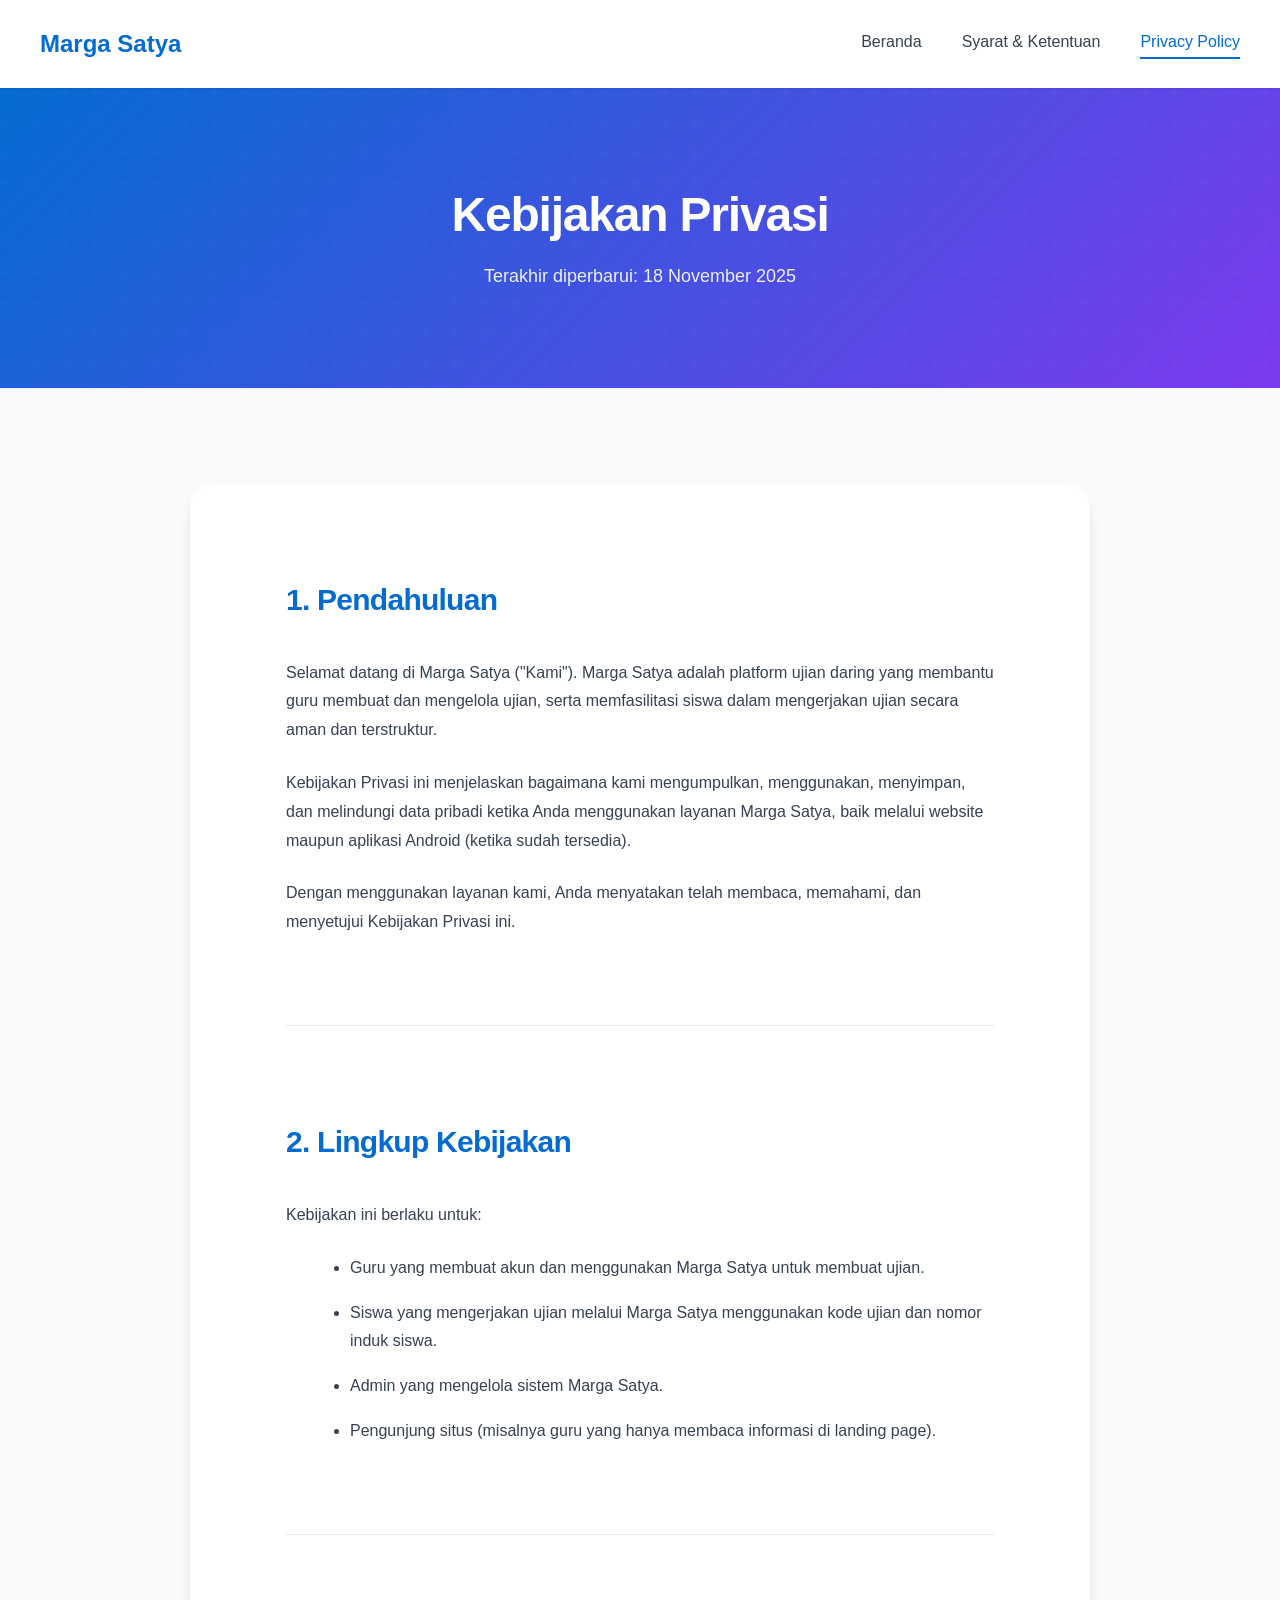
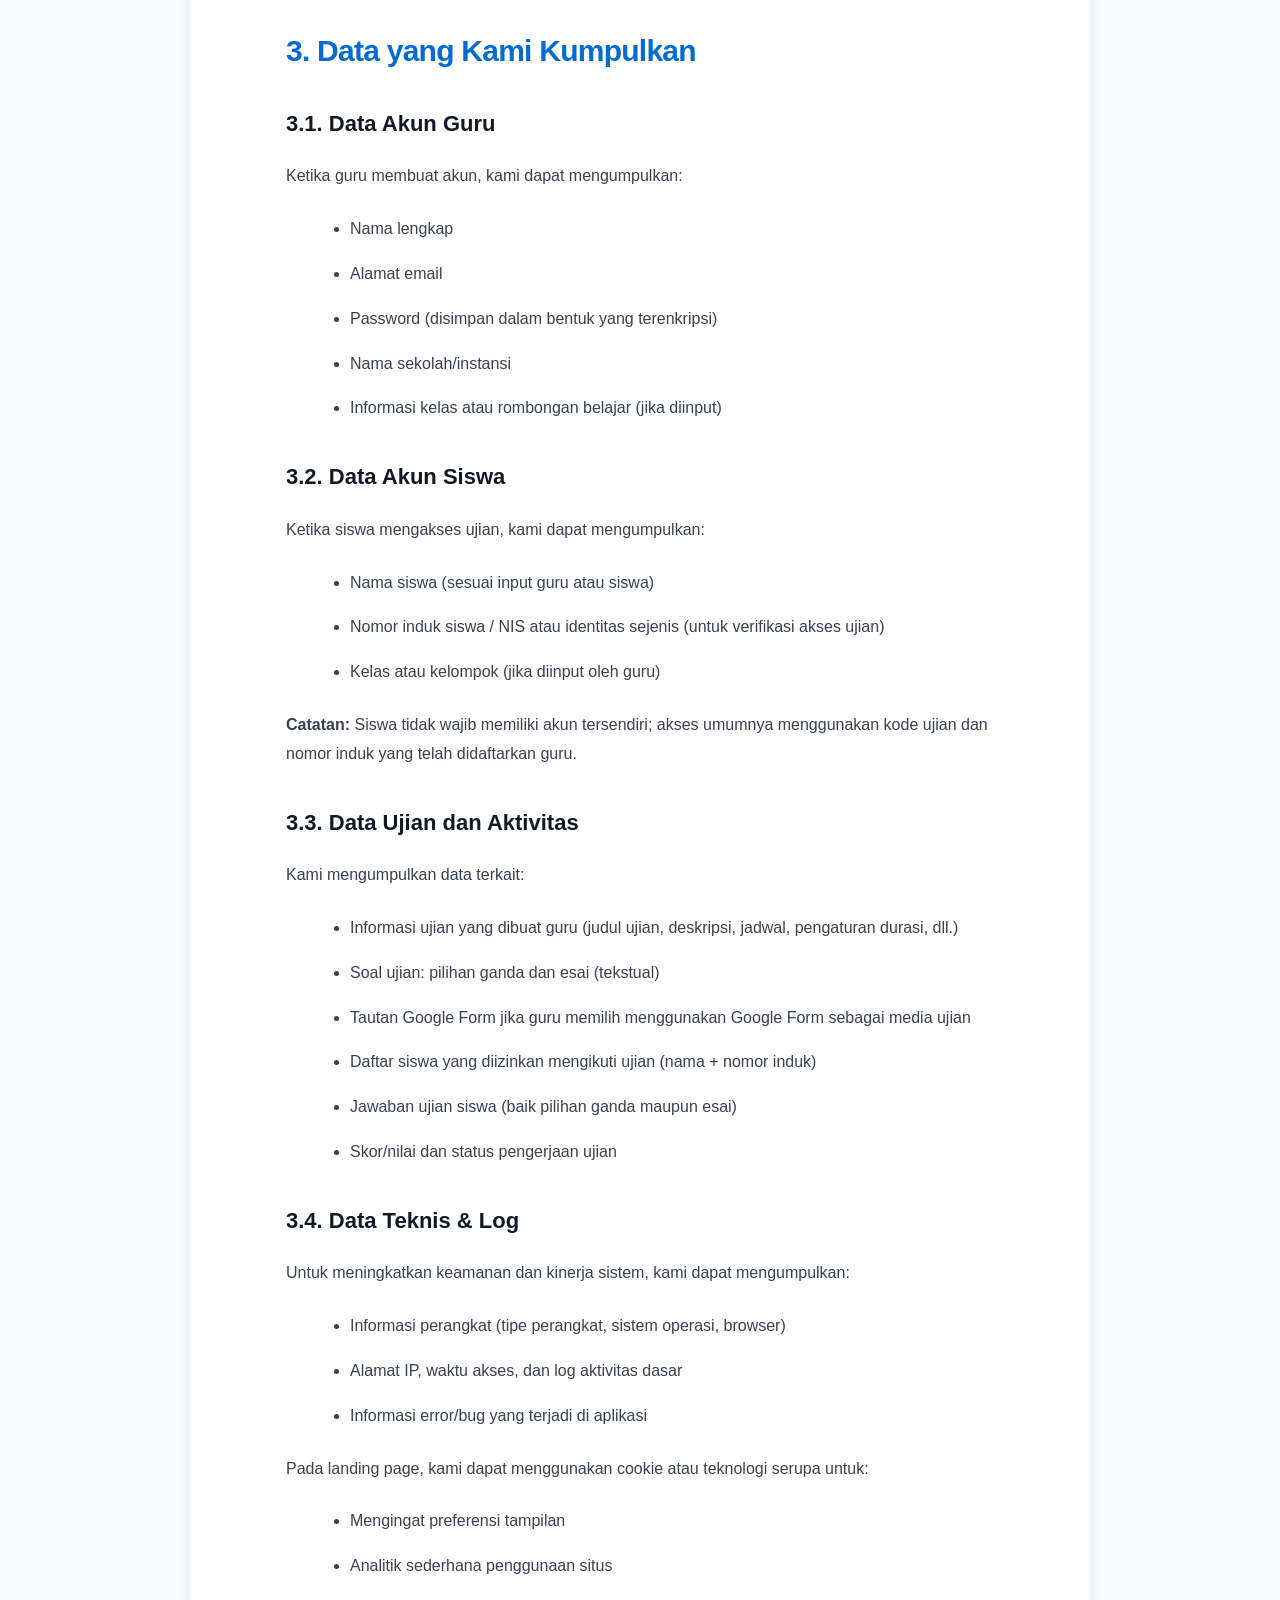
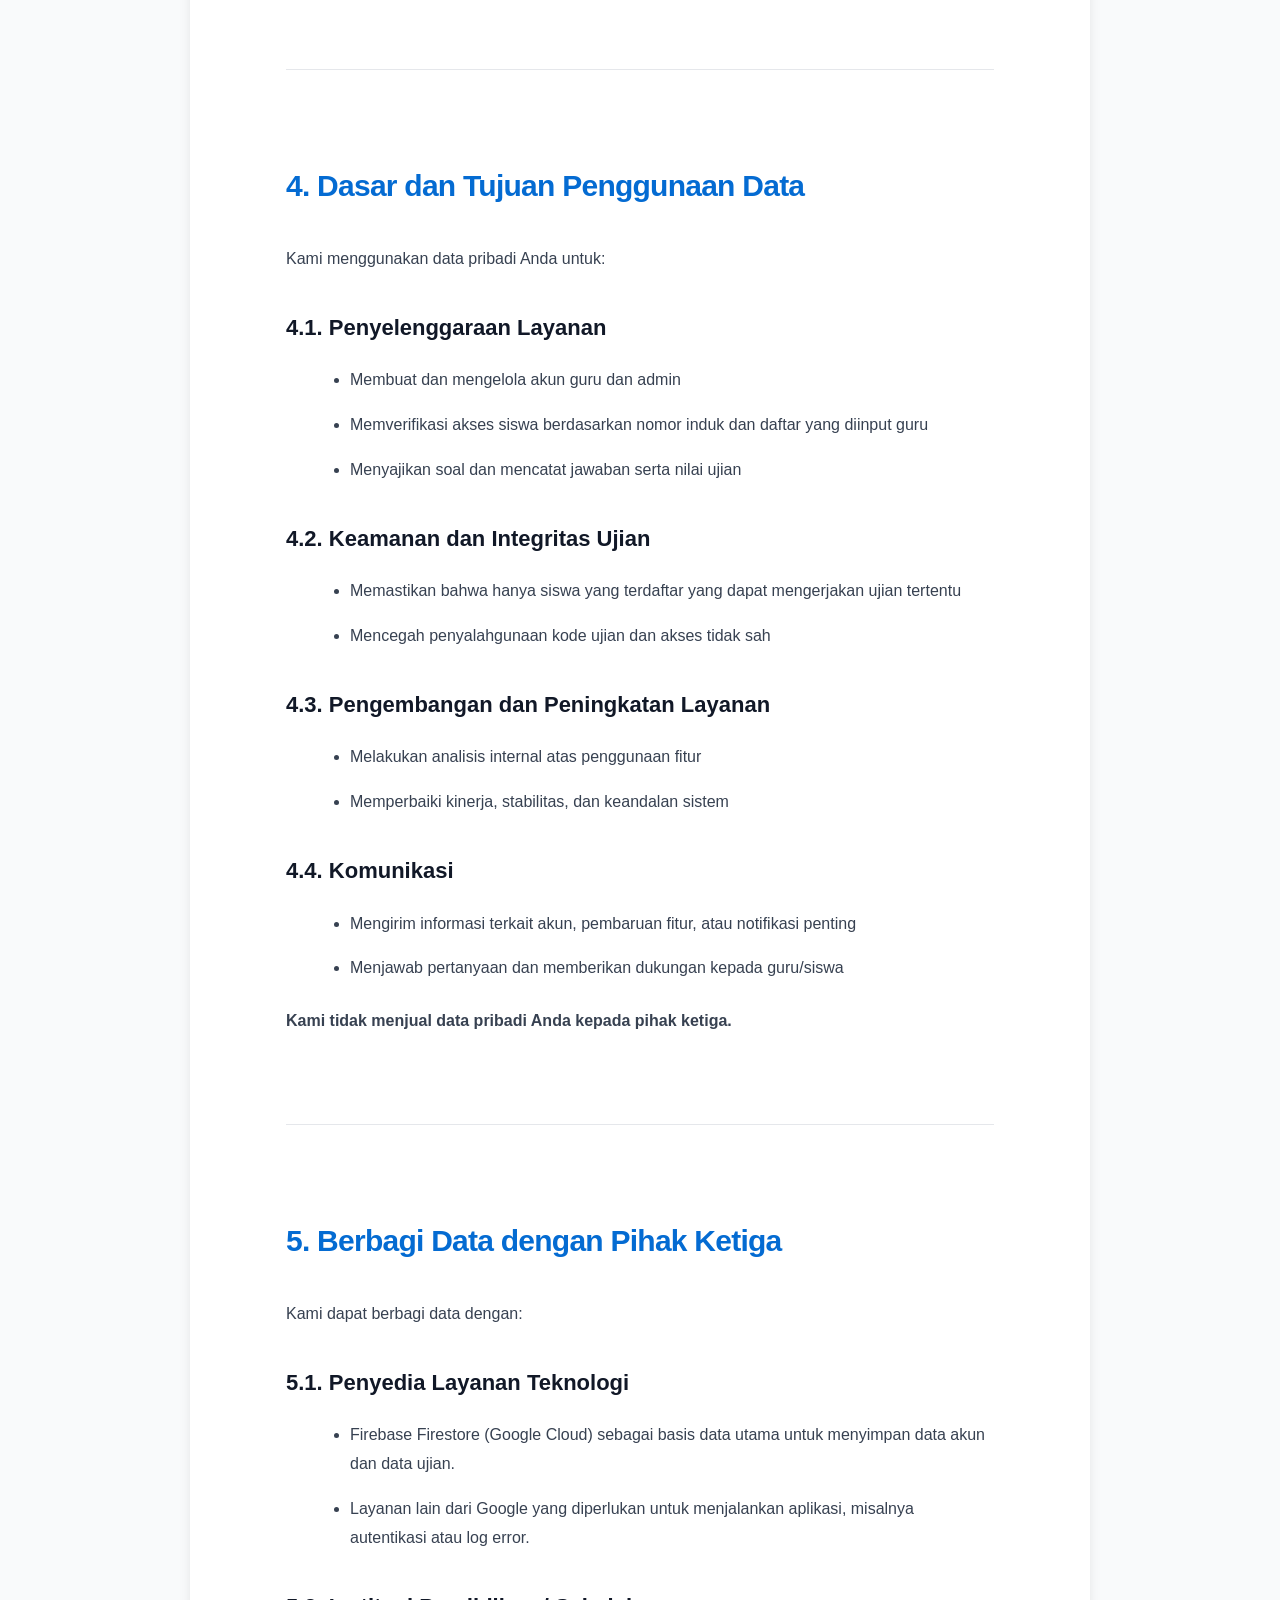
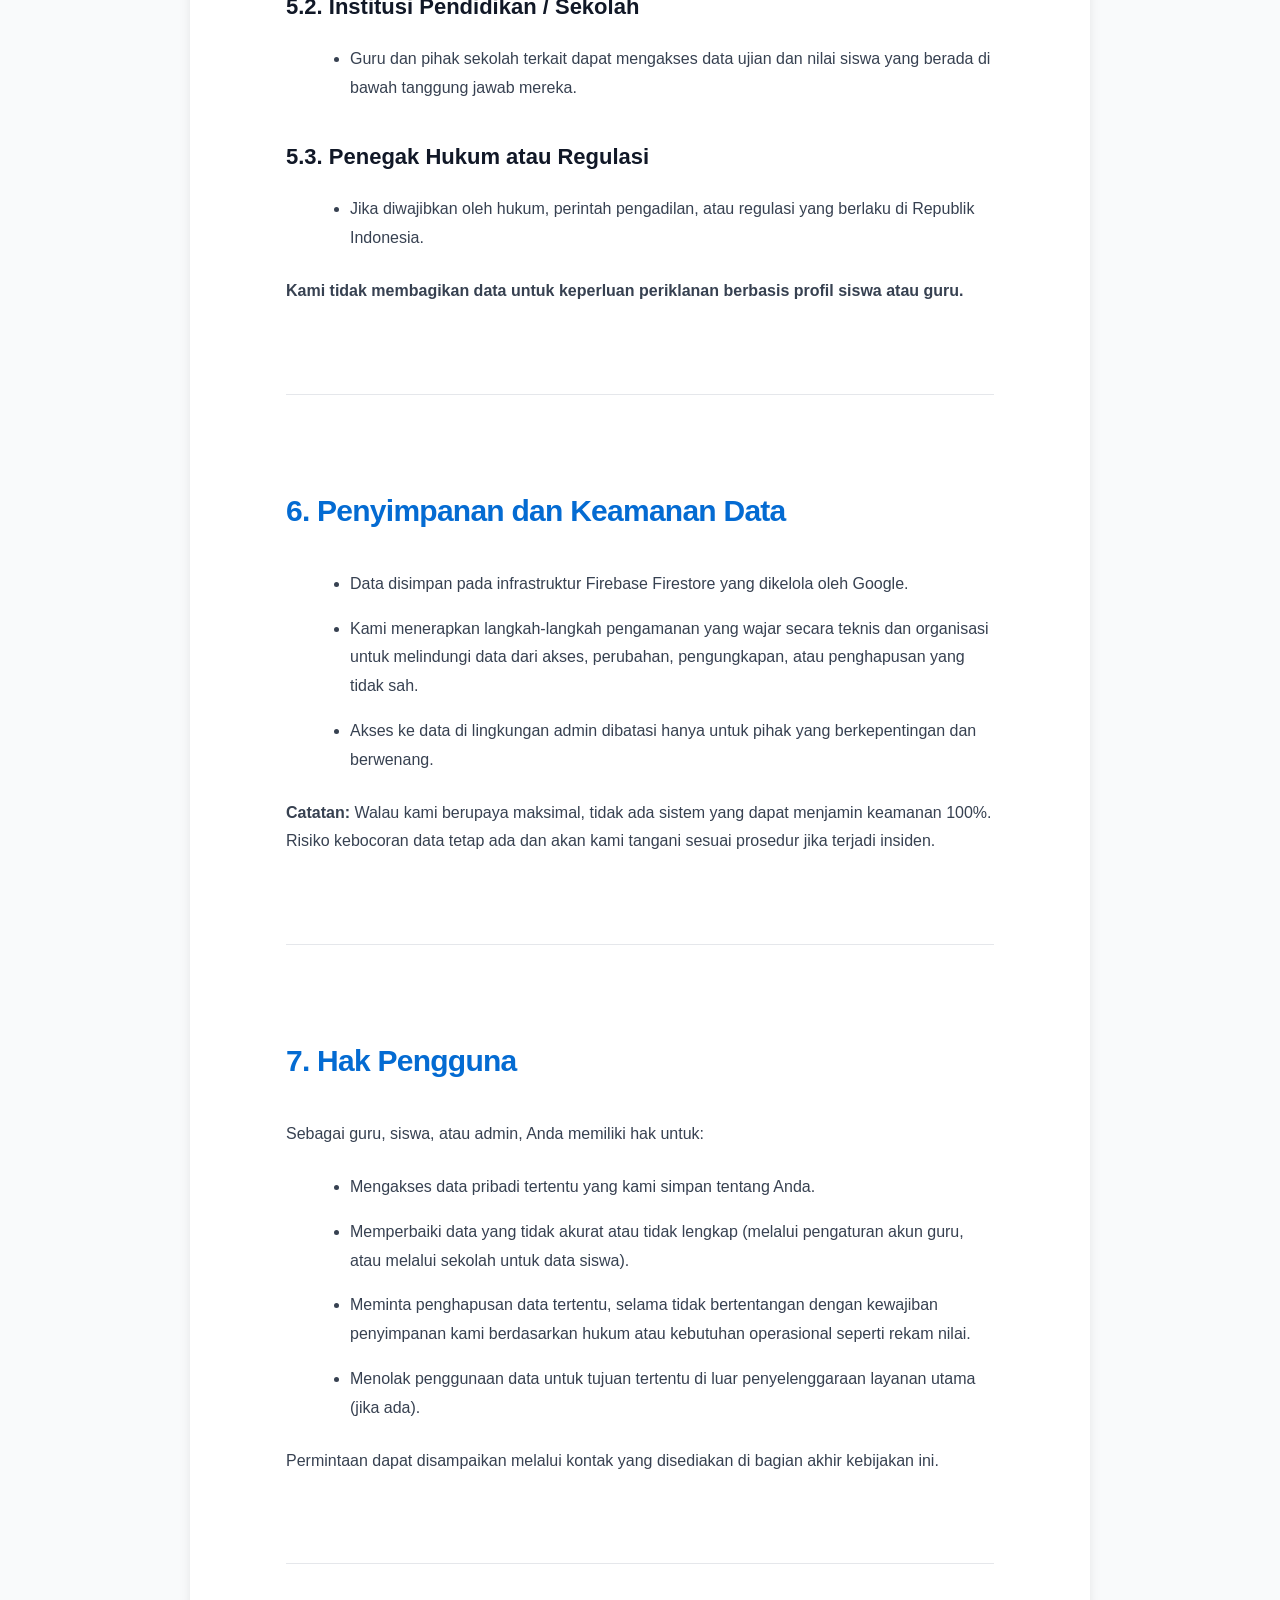
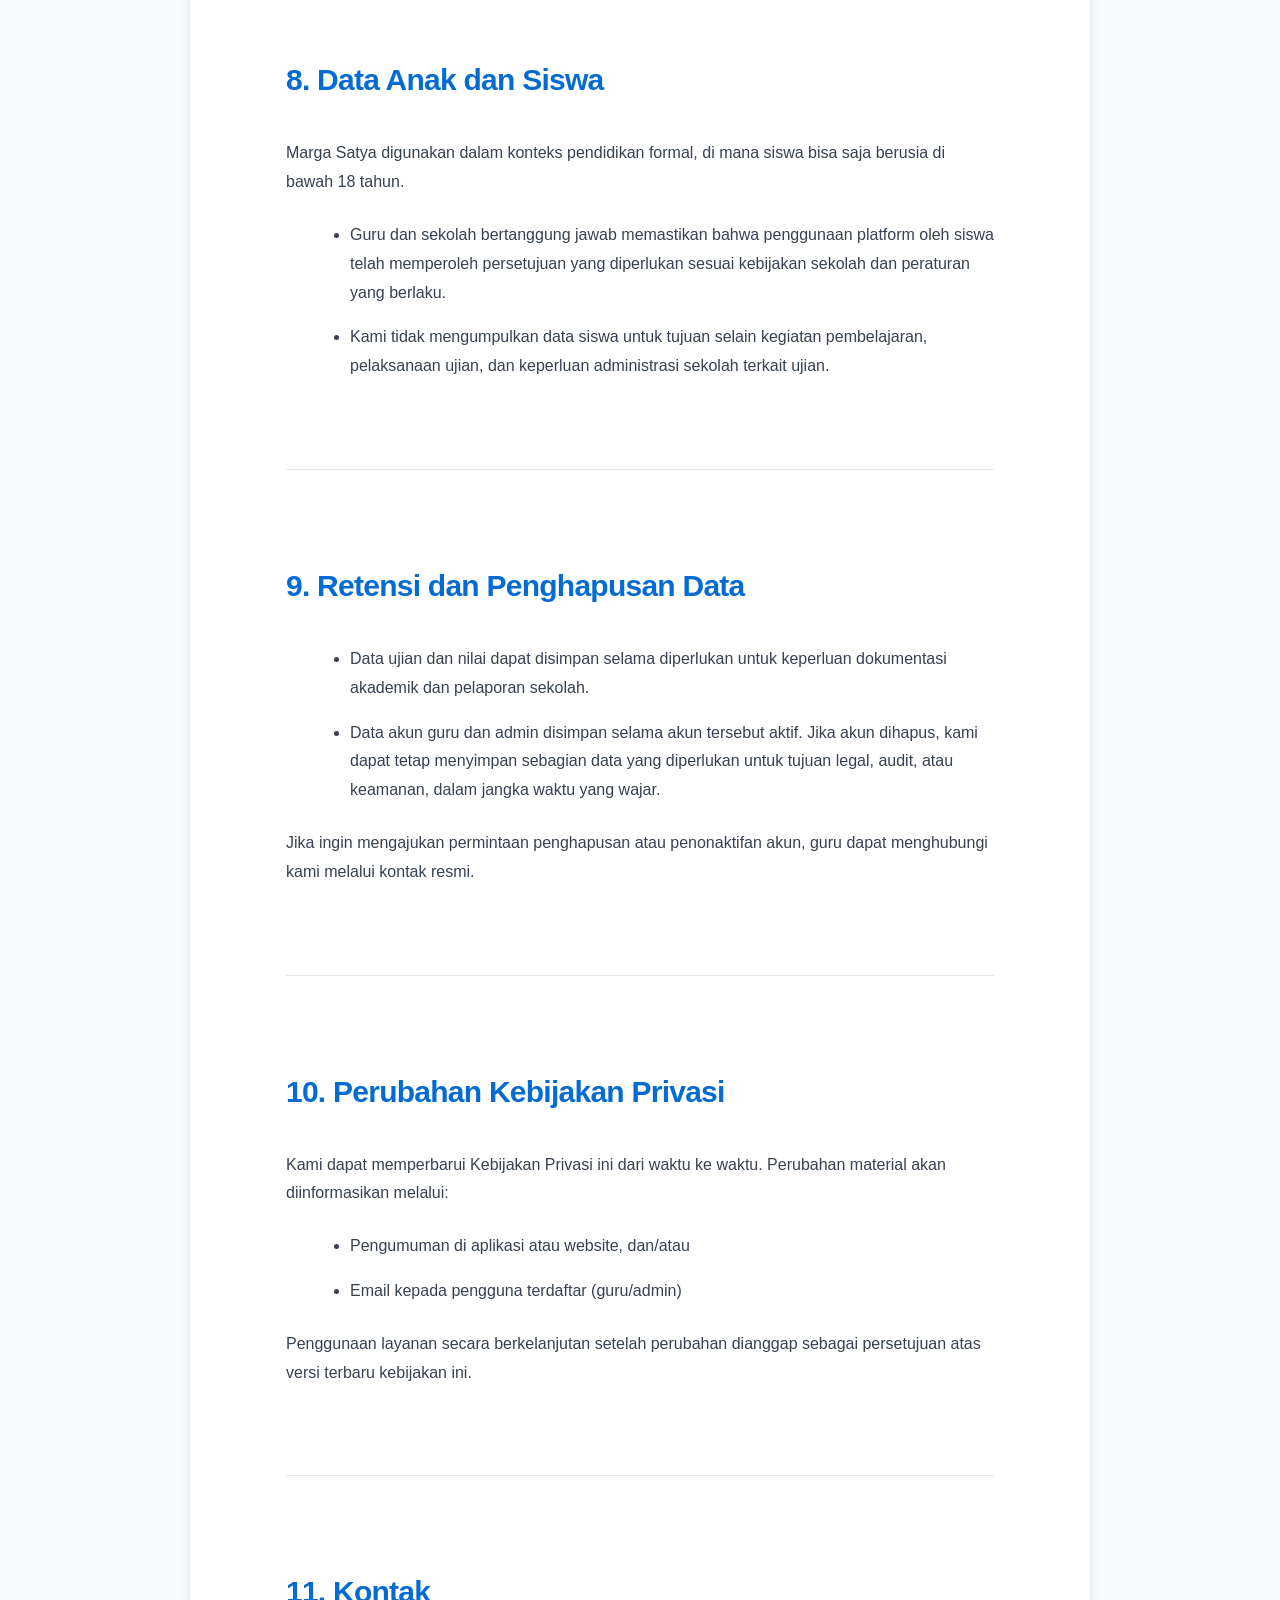
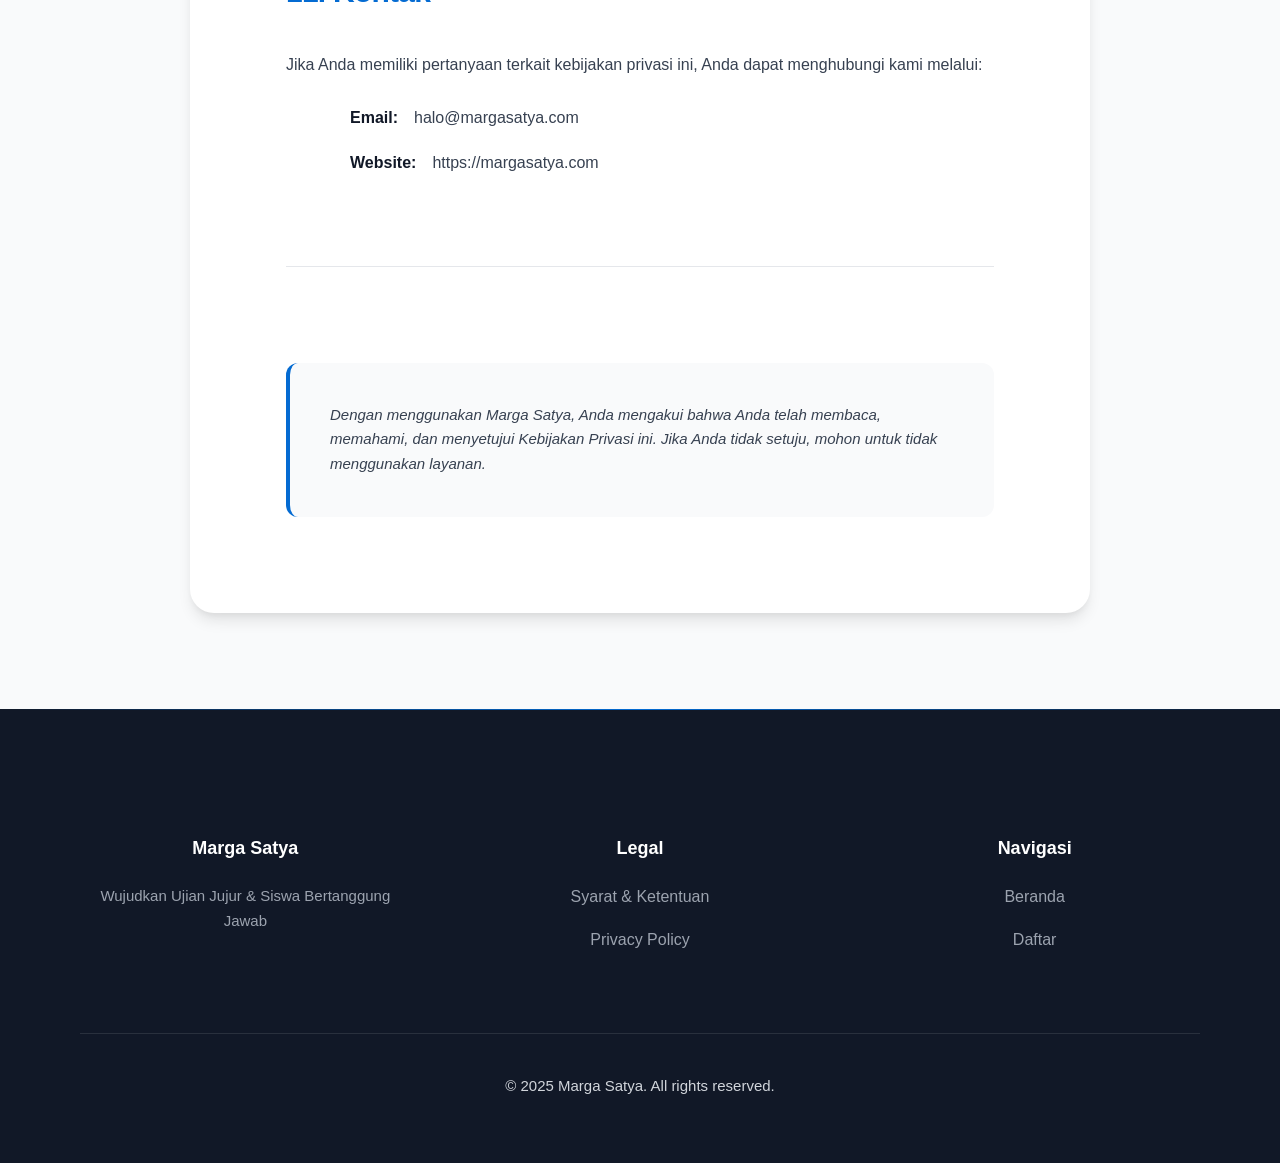
<file: privacy.html>
<!DOCTYPE html>
<html lang="id">
<head>
    <meta charset="UTF-8">
    <meta name="viewport" content="width=device-width, initial-scale=1.0">
    <meta name="description" content="Kebijakan Privasi aplikasi Marga Satya - Bagaimana kami melindungi data Anda">
    <title>Kebijakan Privasi - Marga Satya</title>
    <link rel="stylesheet" href="styles.css">
</head>
<body>
    <!-- Navigation -->
    <nav class="legal-nav">
        <div class="container">
            <a href="index.html" class="logo">Marga Satya</a>
            <div class="nav-links">
                <a href="index.html">Beranda</a>
                <a href="terms.html">Syarat & Ketentuan</a>
                <a href="privacy.html" class="active">Privacy Policy</a>
            </div>
        </div>
    </nav>

    <!-- Hero -->
    <section class="legal-hero">
        <div class="container">
            <h1>Kebijakan Privasi</h1>
            <p>Terakhir diperbarui: 18 November 2025</p>
        </div>
    </section>

    <!-- Content -->
    <section class="legal-content">
        <div class="container">
            <div class="legal-document">

                <div class="legal-section">
                    <h2>1. Pendahuluan</h2>
                    <p>Selamat datang di Marga Satya ("Kami"). Marga Satya adalah platform ujian daring yang membantu guru membuat dan mengelola ujian, serta memfasilitasi siswa dalam mengerjakan ujian secara aman dan terstruktur.</p>
                    <p>Kebijakan Privasi ini menjelaskan bagaimana kami mengumpulkan, menggunakan, menyimpan, dan melindungi data pribadi ketika Anda menggunakan layanan Marga Satya, baik melalui website maupun aplikasi Android (ketika sudah tersedia).</p>
                    <p>Dengan menggunakan layanan kami, Anda menyatakan telah membaca, memahami, dan menyetujui Kebijakan Privasi ini.</p>
                </div>

                <div class="legal-section">
                    <h2>2. Lingkup Kebijakan</h2>
                    <p>Kebijakan ini berlaku untuk:</p>
                    <ul>
                        <li>Guru yang membuat akun dan menggunakan Marga Satya untuk membuat ujian.</li>
                        <li>Siswa yang mengerjakan ujian melalui Marga Satya menggunakan kode ujian dan nomor induk siswa.</li>
                        <li>Admin yang mengelola sistem Marga Satya.</li>
                        <li>Pengunjung situs (misalnya guru yang hanya membaca informasi di landing page).</li>
                    </ul>
                </div>

                <div class="legal-section">
                    <h2>3. Data yang Kami Kumpulkan</h2>

                    <h3>3.1. Data Akun Guru</h3>
                    <p>Ketika guru membuat akun, kami dapat mengumpulkan:</p>
                    <ul>
                        <li>Nama lengkap</li>
                        <li>Alamat email</li>
                        <li>Password (disimpan dalam bentuk yang terenkripsi)</li>
                        <li>Nama sekolah/instansi</li>
                        <li>Informasi kelas atau rombongan belajar (jika diinput)</li>
                    </ul>

                    <h3>3.2. Data Akun Siswa</h3>
                    <p>Ketika siswa mengakses ujian, kami dapat mengumpulkan:</p>
                    <ul>
                        <li>Nama siswa (sesuai input guru atau siswa)</li>
                        <li>Nomor induk siswa / NIS atau identitas sejenis (untuk verifikasi akses ujian)</li>
                        <li>Kelas atau kelompok (jika diinput oleh guru)</li>
                    </ul>
                    <p><strong>Catatan:</strong> Siswa tidak wajib memiliki akun tersendiri; akses umumnya menggunakan kode ujian dan nomor induk yang telah didaftarkan guru.</p>

                    <h3>3.3. Data Ujian dan Aktivitas</h3>
                    <p>Kami mengumpulkan data terkait:</p>
                    <ul>
                        <li>Informasi ujian yang dibuat guru (judul ujian, deskripsi, jadwal, pengaturan durasi, dll.)</li>
                        <li>Soal ujian: pilihan ganda dan esai (tekstual)</li>
                        <li>Tautan Google Form jika guru memilih menggunakan Google Form sebagai media ujian</li>
                        <li>Daftar siswa yang diizinkan mengikuti ujian (nama + nomor induk)</li>
                        <li>Jawaban ujian siswa (baik pilihan ganda maupun esai)</li>
                        <li>Skor/nilai dan status pengerjaan ujian</li>
                    </ul>

                    <h3>3.4. Data Teknis & Log</h3>
                    <p>Untuk meningkatkan keamanan dan kinerja sistem, kami dapat mengumpulkan:</p>
                    <ul>
                        <li>Informasi perangkat (tipe perangkat, sistem operasi, browser)</li>
                        <li>Alamat IP, waktu akses, dan log aktivitas dasar</li>
                        <li>Informasi error/bug yang terjadi di aplikasi</li>
                    </ul>
                    <p>Pada landing page, kami dapat menggunakan cookie atau teknologi serupa untuk:</p>
                    <ul>
                        <li>Mengingat preferensi tampilan</li>
                        <li>Analitik sederhana penggunaan situs</li>
                    </ul>
                </div>

                <div class="legal-section">
                    <h2>4. Dasar dan Tujuan Penggunaan Data</h2>
                    <p>Kami menggunakan data pribadi Anda untuk:</p>

                    <h3>4.1. Penyelenggaraan Layanan</h3>
                    <ul>
                        <li>Membuat dan mengelola akun guru dan admin</li>
                        <li>Memverifikasi akses siswa berdasarkan nomor induk dan daftar yang diinput guru</li>
                        <li>Menyajikan soal dan mencatat jawaban serta nilai ujian</li>
                    </ul>

                    <h3>4.2. Keamanan dan Integritas Ujian</h3>
                    <ul>
                        <li>Memastikan bahwa hanya siswa yang terdaftar yang dapat mengerjakan ujian tertentu</li>
                        <li>Mencegah penyalahgunaan kode ujian dan akses tidak sah</li>
                    </ul>

                    <h3>4.3. Pengembangan dan Peningkatan Layanan</h3>
                    <ul>
                        <li>Melakukan analisis internal atas penggunaan fitur</li>
                        <li>Memperbaiki kinerja, stabilitas, dan keandalan sistem</li>
                    </ul>

                    <h3>4.4. Komunikasi</h3>
                    <ul>
                        <li>Mengirim informasi terkait akun, pembaruan fitur, atau notifikasi penting</li>
                        <li>Menjawab pertanyaan dan memberikan dukungan kepada guru/siswa</li>
                    </ul>

                    <p><strong>Kami tidak menjual data pribadi Anda kepada pihak ketiga.</strong></p>
                </div>

                <div class="legal-section">
                    <h2>5. Berbagi Data dengan Pihak Ketiga</h2>
                    <p>Kami dapat berbagi data dengan:</p>

                    <h3>5.1. Penyedia Layanan Teknologi</h3>
                    <ul>
                        <li>Firebase Firestore (Google Cloud) sebagai basis data utama untuk menyimpan data akun dan data ujian.</li>
                        <li>Layanan lain dari Google yang diperlukan untuk menjalankan aplikasi, misalnya autentikasi atau log error.</li>
                    </ul>

                    <h3>5.2. Institusi Pendidikan / Sekolah</h3>
                    <ul>
                        <li>Guru dan pihak sekolah terkait dapat mengakses data ujian dan nilai siswa yang berada di bawah tanggung jawab mereka.</li>
                    </ul>

                    <h3>5.3. Penegak Hukum atau Regulasi</h3>
                    <ul>
                        <li>Jika diwajibkan oleh hukum, perintah pengadilan, atau regulasi yang berlaku di Republik Indonesia.</li>
                    </ul>

                    <p><strong>Kami tidak membagikan data untuk keperluan periklanan berbasis profil siswa atau guru.</strong></p>
                </div>

                <div class="legal-section">
                    <h2>6. Penyimpanan dan Keamanan Data</h2>
                    <ul>
                        <li>Data disimpan pada infrastruktur Firebase Firestore yang dikelola oleh Google.</li>
                        <li>Kami menerapkan langkah-langkah pengamanan yang wajar secara teknis dan organisasi untuk melindungi data dari akses, perubahan, pengungkapan, atau penghapusan yang tidak sah.</li>
                        <li>Akses ke data di lingkungan admin dibatasi hanya untuk pihak yang berkepentingan dan berwenang.</li>
                    </ul>
                    <p><strong>Catatan:</strong> Walau kami berupaya maksimal, tidak ada sistem yang dapat menjamin keamanan 100%. Risiko kebocoran data tetap ada dan akan kami tangani sesuai prosedur jika terjadi insiden.</p>
                </div>

                <div class="legal-section">
                    <h2>7. Hak Pengguna</h2>
                    <p>Sebagai guru, siswa, atau admin, Anda memiliki hak untuk:</p>
                    <ul>
                        <li>Mengakses data pribadi tertentu yang kami simpan tentang Anda.</li>
                        <li>Memperbaiki data yang tidak akurat atau tidak lengkap (melalui pengaturan akun guru, atau melalui sekolah untuk data siswa).</li>
                        <li>Meminta penghapusan data tertentu, selama tidak bertentangan dengan kewajiban penyimpanan kami berdasarkan hukum atau kebutuhan operasional seperti rekam nilai.</li>
                        <li>Menolak penggunaan data untuk tujuan tertentu di luar penyelenggaraan layanan utama (jika ada).</li>
                    </ul>
                    <p>Permintaan dapat disampaikan melalui kontak yang disediakan di bagian akhir kebijakan ini.</p>
                </div>

                <div class="legal-section">
                    <h2>8. Data Anak dan Siswa</h2>
                    <p>Marga Satya digunakan dalam konteks pendidikan formal, di mana siswa bisa saja berusia di bawah 18 tahun.</p>
                    <ul>
                        <li>Guru dan sekolah bertanggung jawab memastikan bahwa penggunaan platform oleh siswa telah memperoleh persetujuan yang diperlukan sesuai kebijakan sekolah dan peraturan yang berlaku.</li>
                        <li>Kami tidak mengumpulkan data siswa untuk tujuan selain kegiatan pembelajaran, pelaksanaan ujian, dan keperluan administrasi sekolah terkait ujian.</li>
                    </ul>
                </div>

                <div class="legal-section">
                    <h2>9. Retensi dan Penghapusan Data</h2>
                    <ul>
                        <li>Data ujian dan nilai dapat disimpan selama diperlukan untuk keperluan dokumentasi akademik dan pelaporan sekolah.</li>
                        <li>Data akun guru dan admin disimpan selama akun tersebut aktif. Jika akun dihapus, kami dapat tetap menyimpan sebagian data yang diperlukan untuk tujuan legal, audit, atau keamanan, dalam jangka waktu yang wajar.</li>
                    </ul>
                    <p>Jika ingin mengajukan permintaan penghapusan atau penonaktifan akun, guru dapat menghubungi kami melalui kontak resmi.</p>
                </div>

                <div class="legal-section">
                    <h2>10. Perubahan Kebijakan Privasi</h2>
                    <p>Kami dapat memperbarui Kebijakan Privasi ini dari waktu ke waktu. Perubahan material akan diinformasikan melalui:</p>
                    <ul>
                        <li>Pengumuman di aplikasi atau website, dan/atau</li>
                        <li>Email kepada pengguna terdaftar (guru/admin)</li>
                    </ul>
                    <p>Penggunaan layanan secara berkelanjutan setelah perubahan dianggap sebagai persetujuan atas versi terbaru kebijakan ini.</p>
                </div>

                <div class="legal-section">
                    <h2>11. Kontak</h2>
                    <p>Jika Anda memiliki pertanyaan terkait kebijakan privasi ini, Anda dapat menghubungi kami melalui:</p>
                    <ul class="contact-list">
                        <li><strong>Email:</strong> halo@margasatya.com</li>
                        <li><strong>Website:</strong> https://margasatya.com</li>
                    </ul>
                </div>

                <div class="legal-footer-note">
                    <p><em>Dengan menggunakan Marga Satya, Anda mengakui bahwa Anda telah membaca, memahami, dan menyetujui Kebijakan Privasi ini. Jika Anda tidak setuju, mohon untuk tidak menggunakan layanan.</em></p>
                </div>

            </div>
        </div>
    </section>

    <!-- Footer -->
    <footer class="footer">
        <div class="container">
            <div class="footer-content">
                <div class="footer-section">
                    <h4>Marga Satya</h4>
                    <p>Wujudkan Ujian Jujur & Siswa Bertanggung Jawab</p>
                </div>
                <div class="footer-section">
                    <h4>Legal</h4>
                    <ul class="footer-links">
                        <li><a href="terms.html">Syarat & Ketentuan</a></li>
                        <li><a href="privacy.html">Privacy Policy</a></li>
                    </ul>
                </div>
                <div class="footer-section">
                    <h4>Navigasi</h4>
                    <ul class="footer-links">
                        <li><a href="index.html">Beranda</a></li>
                        <li><a href="index.html#waitlist">Daftar</a></li>
                    </ul>
                </div>
            </div>
            <div class="footer-bottom">
                <p>&copy; 2025 Marga Satya. All rights reserved.</p>
            </div>
        </div>
    </footer>
</body>
</html>
</file>
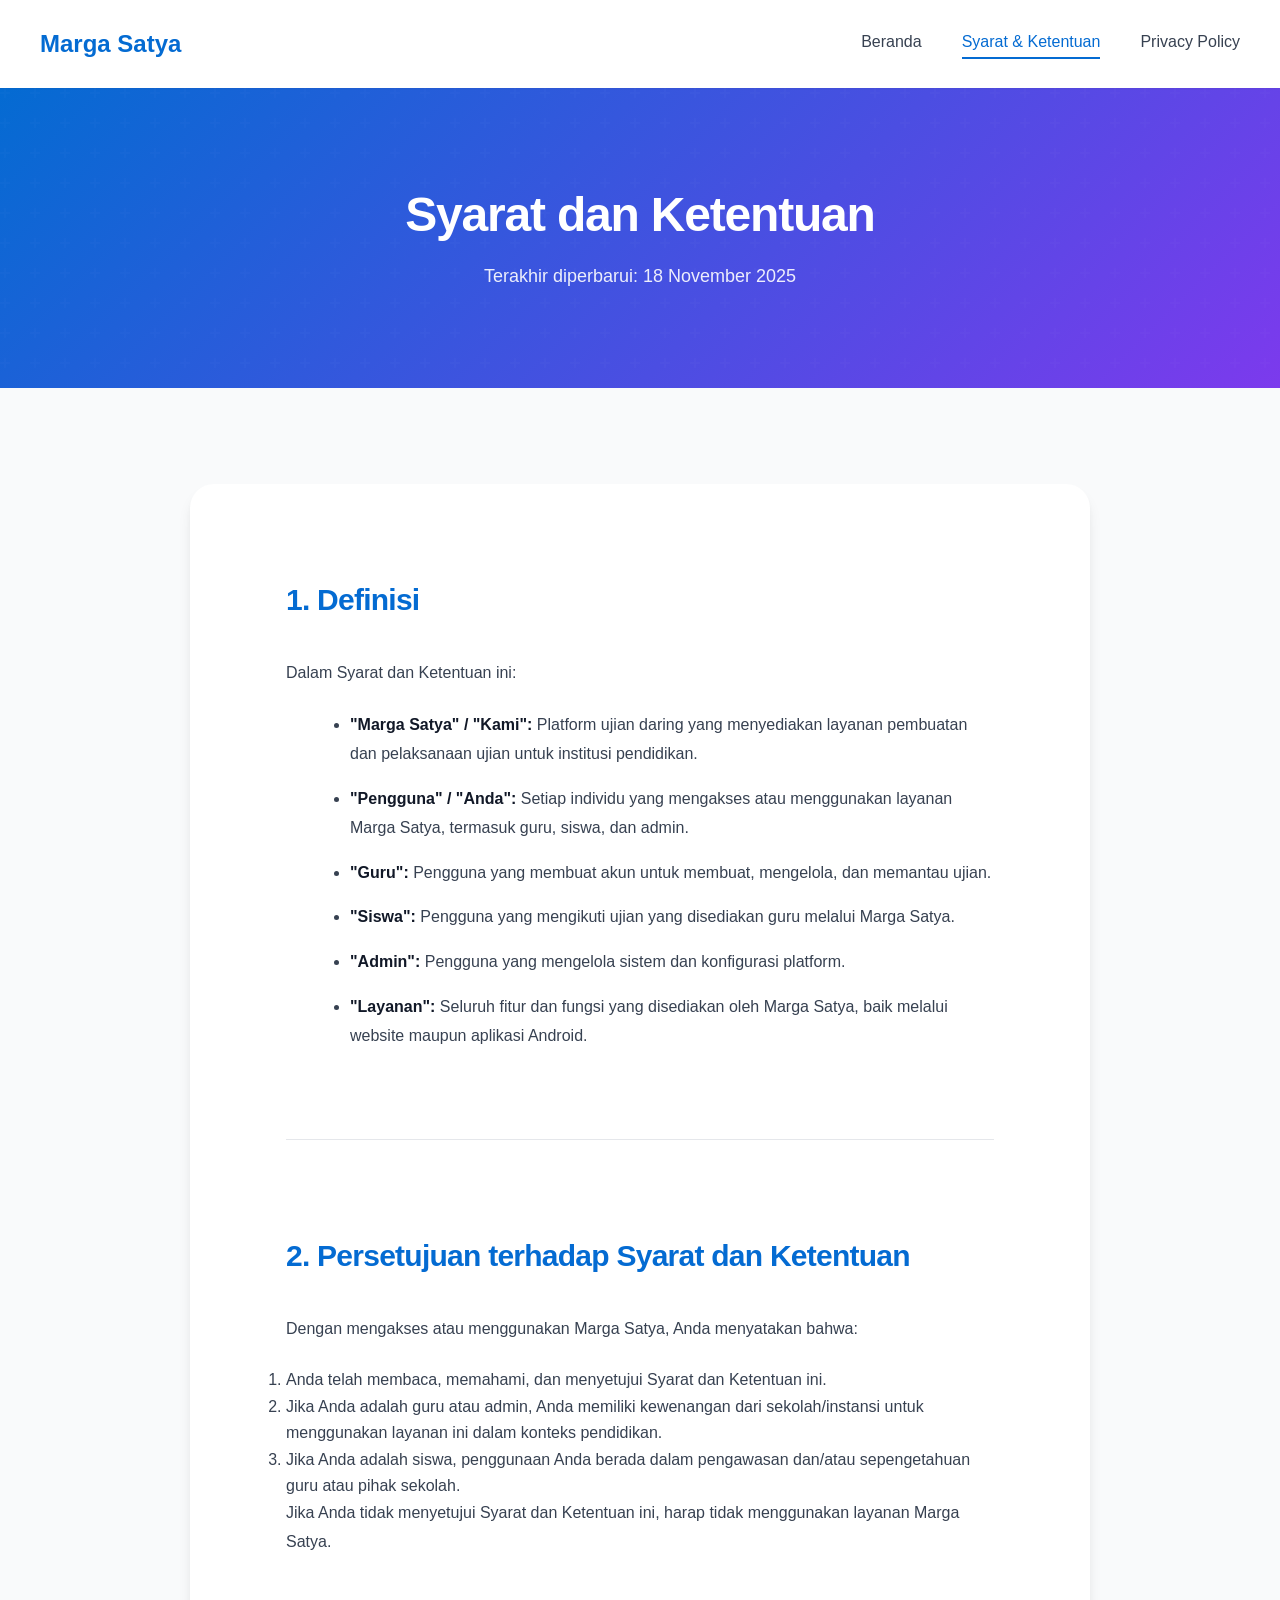
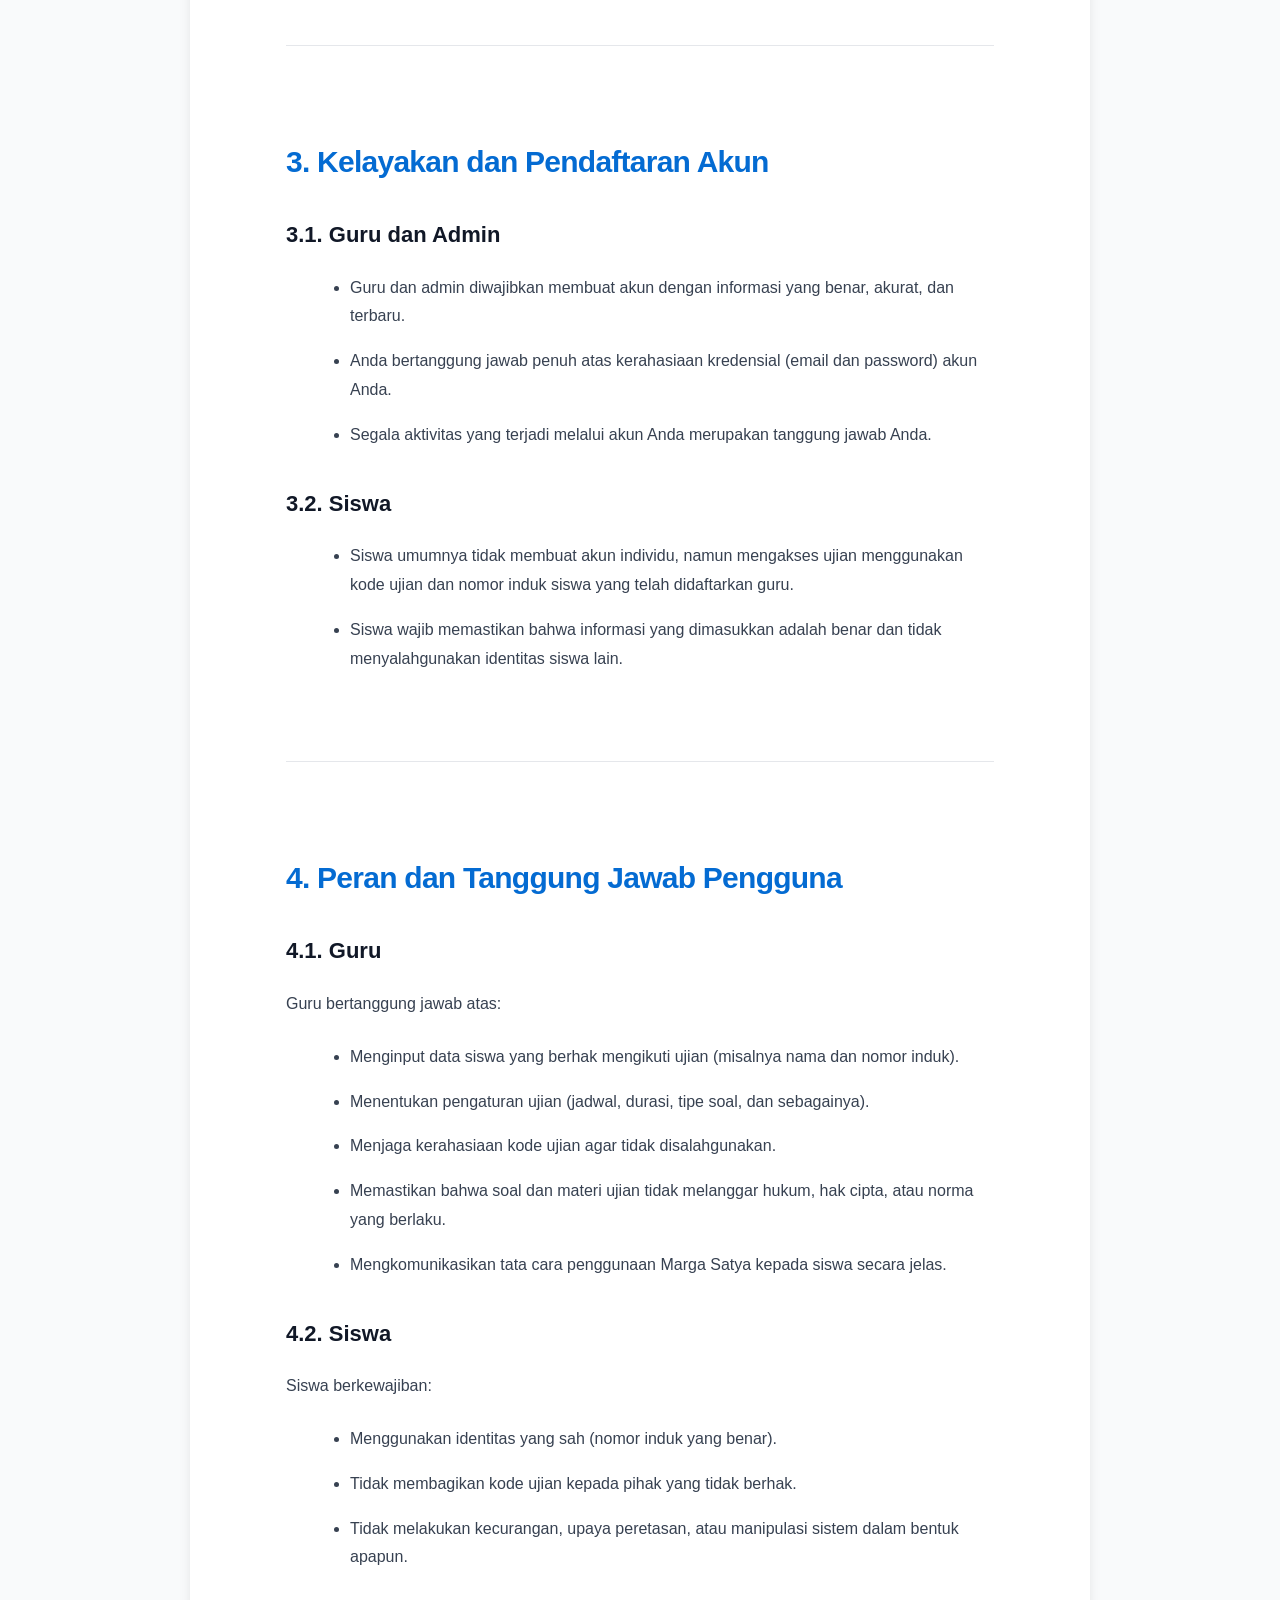
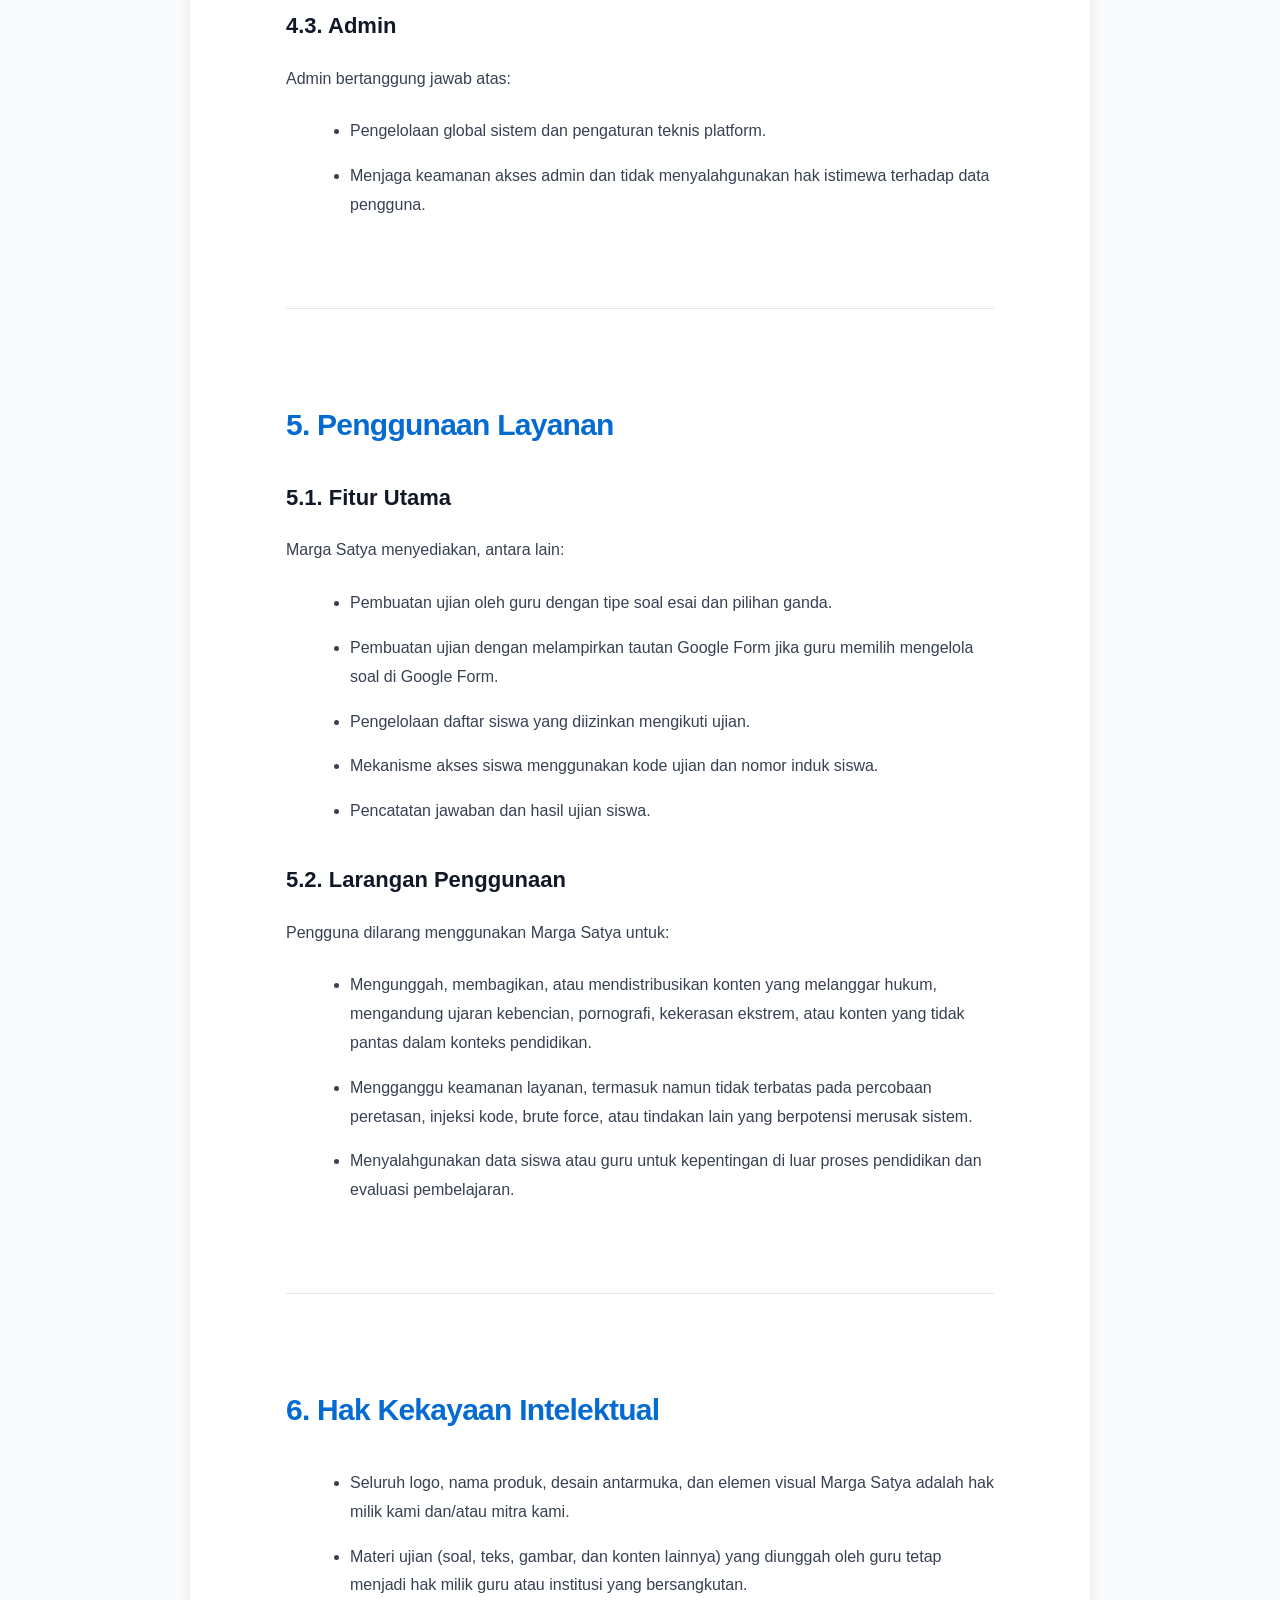
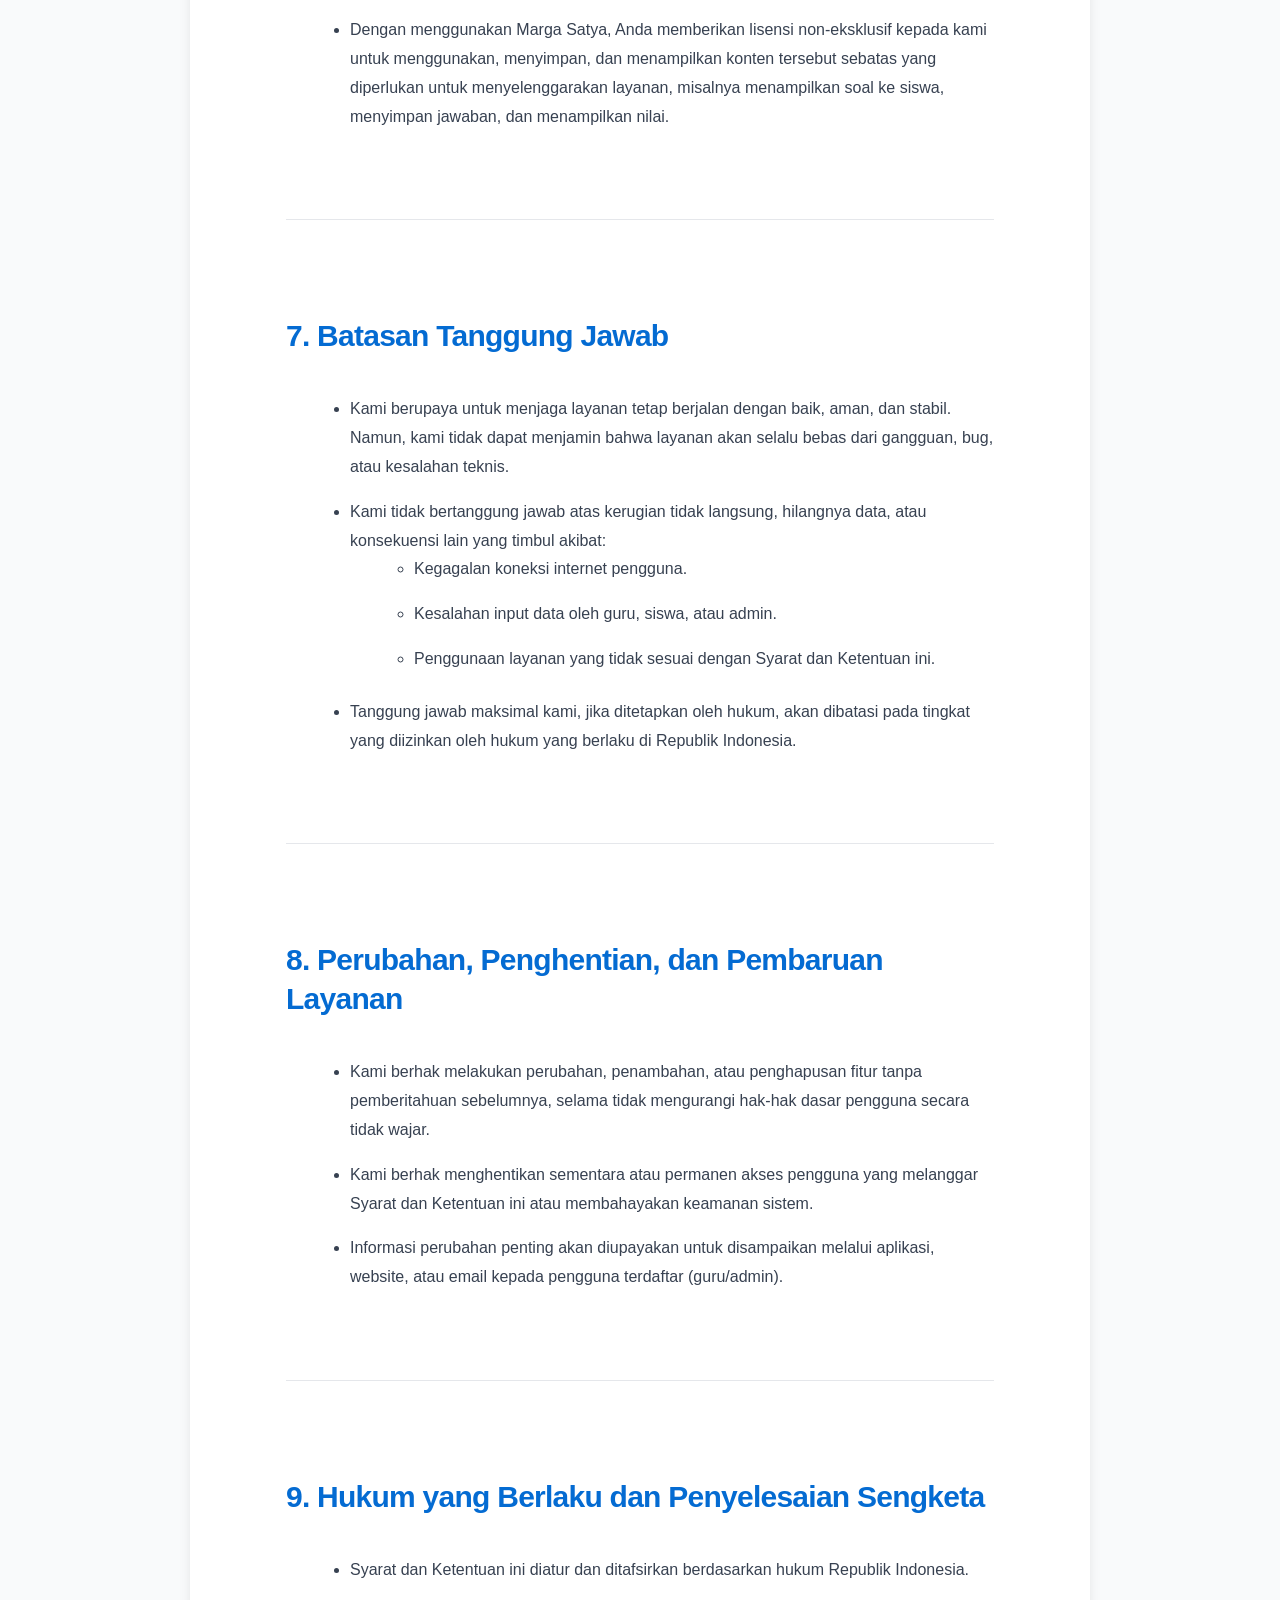
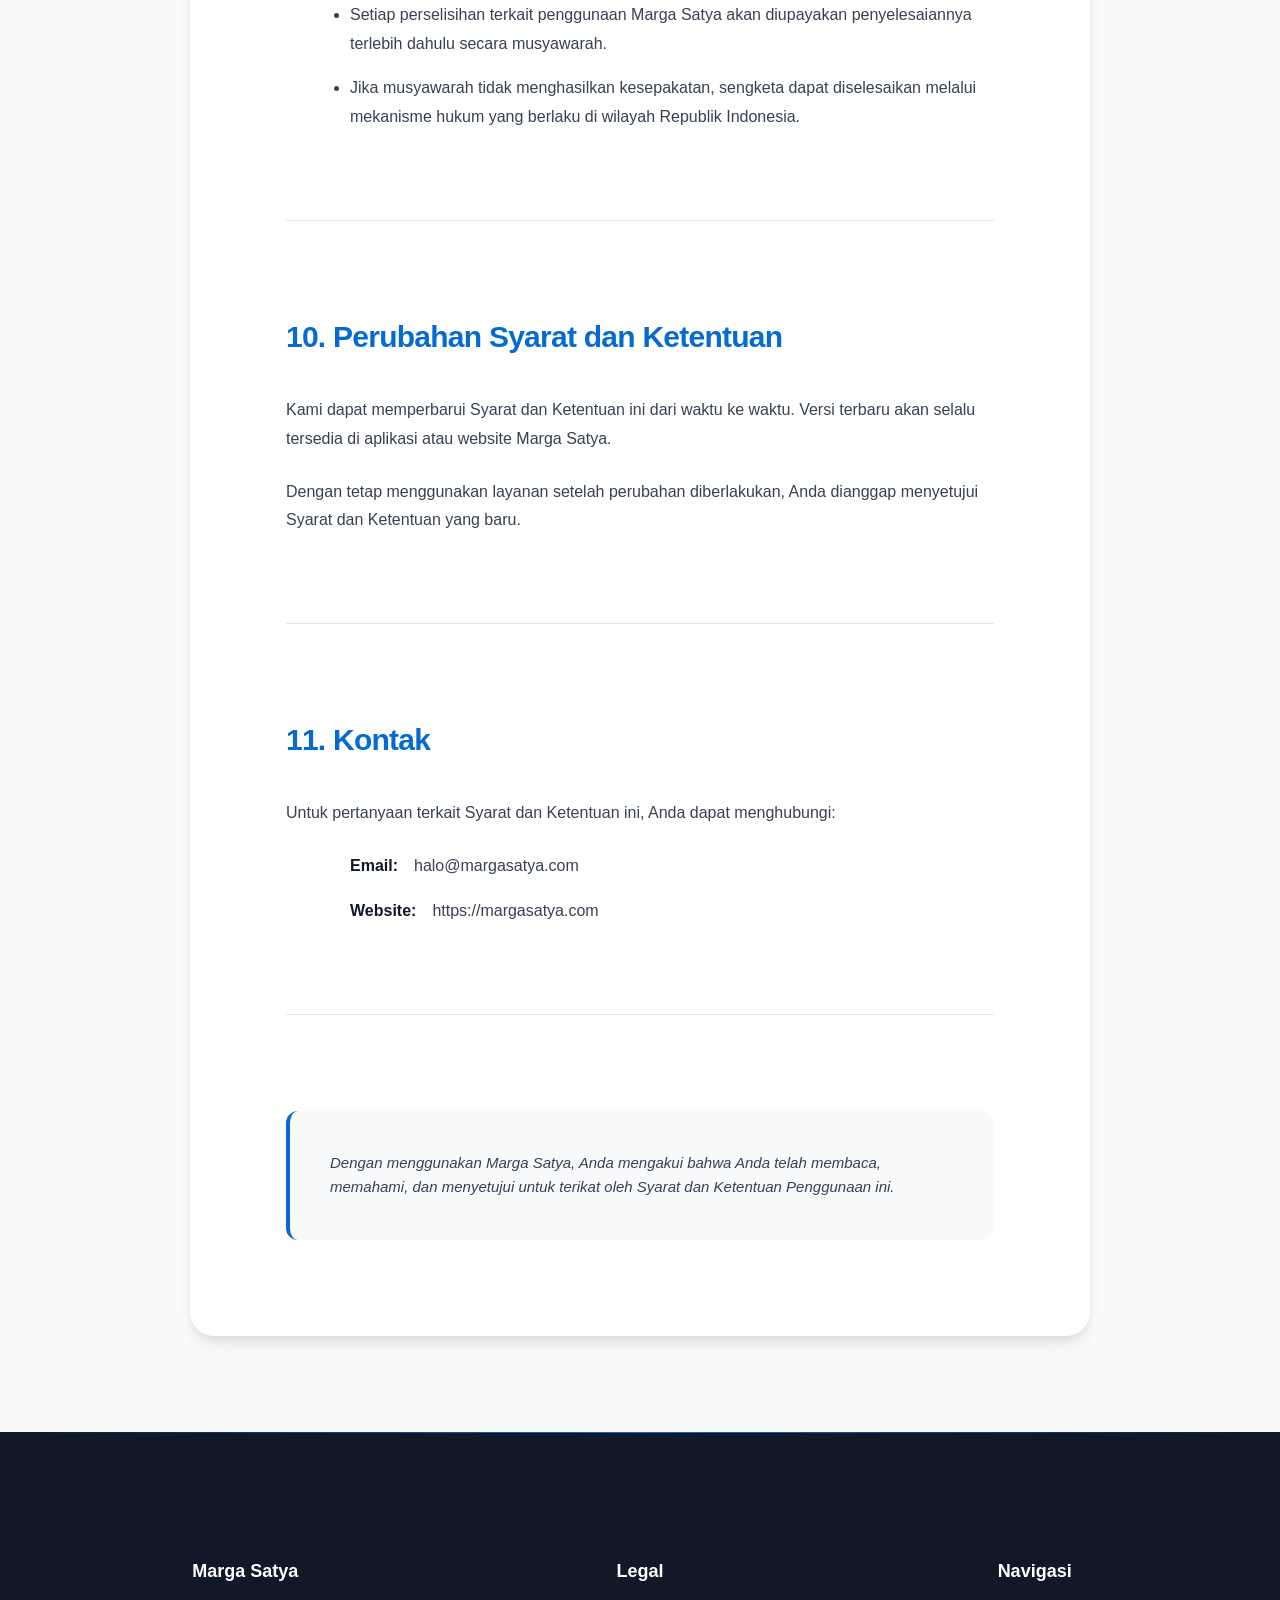
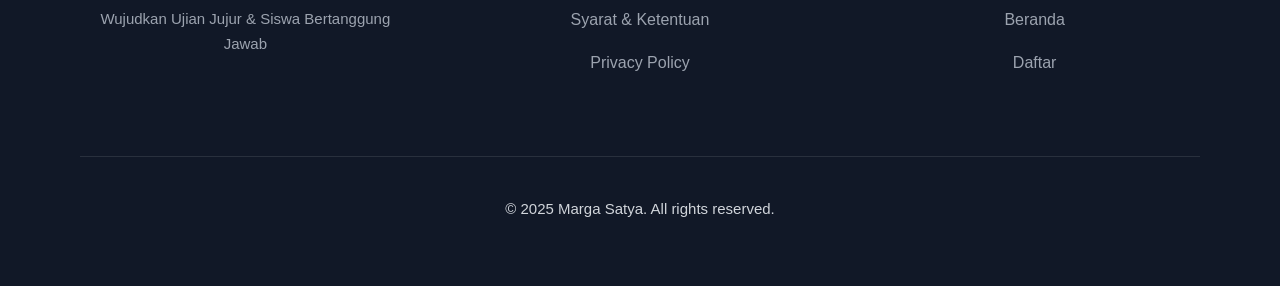
<file: terms.html>
<!DOCTYPE html>
<html lang="id">
<head>
    <meta charset="UTF-8">
    <meta name="viewport" content="width=device-width, initial-scale=1.0">
    <meta name="description" content="Syarat dan Ketentuan penggunaan aplikasi Marga Satya - Ujian Digital yang Aman">
    <title>Syarat dan Ketentuan - Marga Satya</title>
    <link rel="stylesheet" href="styles.css">
</head>
<body>
    <!-- Navigation -->
    <nav class="legal-nav">
        <div class="container">
            <a href="index.html" class="logo">Marga Satya</a>
            <div class="nav-links">
                <a href="index.html">Beranda</a>
                <a href="terms.html" class="active">Syarat & Ketentuan</a>
                <a href="privacy.html">Privacy Policy</a>
            </div>
        </div>
    </nav>

    <!-- Hero -->
    <section class="legal-hero">
        <div class="container">
            <h1>Syarat dan Ketentuan</h1>
            <p>Terakhir diperbarui: 18 November 2025</p>
        </div>
    </section>

    <!-- Content -->
    <section class="legal-content">
        <div class="container">
            <div class="legal-document">

                <div class="legal-section">
                    <h2>1. Definisi</h2>
                    <p>Dalam Syarat dan Ketentuan ini:</p>
                    <ul>
                        <li><strong>"Marga Satya" / "Kami":</strong> Platform ujian daring yang menyediakan layanan pembuatan dan pelaksanaan ujian untuk institusi pendidikan.</li>
                        <li><strong>"Pengguna" / "Anda":</strong> Setiap individu yang mengakses atau menggunakan layanan Marga Satya, termasuk guru, siswa, dan admin.</li>
                        <li><strong>"Guru":</strong> Pengguna yang membuat akun untuk membuat, mengelola, dan memantau ujian.</li>
                        <li><strong>"Siswa":</strong> Pengguna yang mengikuti ujian yang disediakan guru melalui Marga Satya.</li>
                        <li><strong>"Admin":</strong> Pengguna yang mengelola sistem dan konfigurasi platform.</li>
                        <li><strong>"Layanan":</strong> Seluruh fitur dan fungsi yang disediakan oleh Marga Satya, baik melalui website maupun aplikasi Android.</li>
                    </ul>
                </div>

                <div class="legal-section">
                    <h2>2. Persetujuan terhadap Syarat dan Ketentuan</h2>
                    <p>Dengan mengakses atau menggunakan Marga Satya, Anda menyatakan bahwa:</p>
                    <ol>
                        <li>Anda telah membaca, memahami, dan menyetujui Syarat dan Ketentuan ini.</li>
                        <li>Jika Anda adalah guru atau admin, Anda memiliki kewenangan dari sekolah/instansi untuk menggunakan layanan ini dalam konteks pendidikan.</li>
                        <li>Jika Anda adalah siswa, penggunaan Anda berada dalam pengawasan dan/atau sepengetahuan guru atau pihak sekolah.</li>
                    </ol>
                    <p>Jika Anda tidak menyetujui Syarat dan Ketentuan ini, harap tidak menggunakan layanan Marga Satya.</p>
                </div>

                <div class="legal-section">
                    <h2>3. Kelayakan dan Pendaftaran Akun</h2>
                    <h3>3.1. Guru dan Admin</h3>
                    <ul>
                        <li>Guru dan admin diwajibkan membuat akun dengan informasi yang benar, akurat, dan terbaru.</li>
                        <li>Anda bertanggung jawab penuh atas kerahasiaan kredensial (email dan password) akun Anda.</li>
                        <li>Segala aktivitas yang terjadi melalui akun Anda merupakan tanggung jawab Anda.</li>
                    </ul>

                    <h3>3.2. Siswa</h3>
                    <ul>
                        <li>Siswa umumnya tidak membuat akun individu, namun mengakses ujian menggunakan kode ujian dan nomor induk siswa yang telah didaftarkan guru.</li>
                        <li>Siswa wajib memastikan bahwa informasi yang dimasukkan adalah benar dan tidak menyalahgunakan identitas siswa lain.</li>
                    </ul>
                </div>

                <div class="legal-section">
                    <h2>4. Peran dan Tanggung Jawab Pengguna</h2>
                    <h3>4.1. Guru</h3>
                    <p>Guru bertanggung jawab atas:</p>
                    <ul>
                        <li>Menginput data siswa yang berhak mengikuti ujian (misalnya nama dan nomor induk).</li>
                        <li>Menentukan pengaturan ujian (jadwal, durasi, tipe soal, dan sebagainya).</li>
                        <li>Menjaga kerahasiaan kode ujian agar tidak disalahgunakan.</li>
                        <li>Memastikan bahwa soal dan materi ujian tidak melanggar hukum, hak cipta, atau norma yang berlaku.</li>
                        <li>Mengkomunikasikan tata cara penggunaan Marga Satya kepada siswa secara jelas.</li>
                    </ul>

                    <h3>4.2. Siswa</h3>
                    <p>Siswa berkewajiban:</p>
                    <ul>
                        <li>Menggunakan identitas yang sah (nomor induk yang benar).</li>
                        <li>Tidak membagikan kode ujian kepada pihak yang tidak berhak.</li>
                        <li>Tidak melakukan kecurangan, upaya peretasan, atau manipulasi sistem dalam bentuk apapun.</li>
                    </ul>

                    <h3>4.3. Admin</h3>
                    <p>Admin bertanggung jawab atas:</p>
                    <ul>
                        <li>Pengelolaan global sistem dan pengaturan teknis platform.</li>
                        <li>Menjaga keamanan akses admin dan tidak menyalahgunakan hak istimewa terhadap data pengguna.</li>
                    </ul>
                </div>

                <div class="legal-section">
                    <h2>5. Penggunaan Layanan</h2>
                    <h3>5.1. Fitur Utama</h3>
                    <p>Marga Satya menyediakan, antara lain:</p>
                    <ul>
                        <li>Pembuatan ujian oleh guru dengan tipe soal esai dan pilihan ganda.</li>
                        <li>Pembuatan ujian dengan melampirkan tautan Google Form jika guru memilih mengelola soal di Google Form.</li>
                        <li>Pengelolaan daftar siswa yang diizinkan mengikuti ujian.</li>
                        <li>Mekanisme akses siswa menggunakan kode ujian dan nomor induk siswa.</li>
                        <li>Pencatatan jawaban dan hasil ujian siswa.</li>
                    </ul>

                    <h3>5.2. Larangan Penggunaan</h3>
                    <p>Pengguna dilarang menggunakan Marga Satya untuk:</p>
                    <ul>
                        <li>Mengunggah, membagikan, atau mendistribusikan konten yang melanggar hukum, mengandung ujaran kebencian, pornografi, kekerasan ekstrem, atau konten yang tidak pantas dalam konteks pendidikan.</li>
                        <li>Mengganggu keamanan layanan, termasuk namun tidak terbatas pada percobaan peretasan, injeksi kode, brute force, atau tindakan lain yang berpotensi merusak sistem.</li>
                        <li>Menyalahgunakan data siswa atau guru untuk kepentingan di luar proses pendidikan dan evaluasi pembelajaran.</li>
                    </ul>
                </div>

                <div class="legal-section">
                    <h2>6. Hak Kekayaan Intelektual</h2>
                    <ul>
                        <li>Seluruh logo, nama produk, desain antarmuka, dan elemen visual Marga Satya adalah hak milik kami dan/atau mitra kami.</li>
                        <li>Materi ujian (soal, teks, gambar, dan konten lainnya) yang diunggah oleh guru tetap menjadi hak milik guru atau institusi yang bersangkutan.</li>
                        <li>Dengan menggunakan Marga Satya, Anda memberikan lisensi non-eksklusif kepada kami untuk menggunakan, menyimpan, dan menampilkan konten tersebut sebatas yang diperlukan untuk menyelenggarakan layanan, misalnya menampilkan soal ke siswa, menyimpan jawaban, dan menampilkan nilai.</li>
                    </ul>
                </div>

                <div class="legal-section">
                    <h2>7. Batasan Tanggung Jawab</h2>
                    <ul>
                        <li>Kami berupaya untuk menjaga layanan tetap berjalan dengan baik, aman, dan stabil. Namun, kami tidak dapat menjamin bahwa layanan akan selalu bebas dari gangguan, bug, atau kesalahan teknis.</li>
                        <li>Kami tidak bertanggung jawab atas kerugian tidak langsung, hilangnya data, atau konsekuensi lain yang timbul akibat:
                            <ul>
                                <li>Kegagalan koneksi internet pengguna.</li>
                                <li>Kesalahan input data oleh guru, siswa, atau admin.</li>
                                <li>Penggunaan layanan yang tidak sesuai dengan Syarat dan Ketentuan ini.</li>
                            </ul>
                        </li>
                        <li>Tanggung jawab maksimal kami, jika ditetapkan oleh hukum, akan dibatasi pada tingkat yang diizinkan oleh hukum yang berlaku di Republik Indonesia.</li>
                    </ul>
                </div>

                <div class="legal-section">
                    <h2>8. Perubahan, Penghentian, dan Pembaruan Layanan</h2>
                    <ul>
                        <li>Kami berhak melakukan perubahan, penambahan, atau penghapusan fitur tanpa pemberitahuan sebelumnya, selama tidak mengurangi hak-hak dasar pengguna secara tidak wajar.</li>
                        <li>Kami berhak menghentikan sementara atau permanen akses pengguna yang melanggar Syarat dan Ketentuan ini atau membahayakan keamanan sistem.</li>
                        <li>Informasi perubahan penting akan diupayakan untuk disampaikan melalui aplikasi, website, atau email kepada pengguna terdaftar (guru/admin).</li>
                    </ul>
                </div>

                <div class="legal-section">
                    <h2>9. Hukum yang Berlaku dan Penyelesaian Sengketa</h2>
                    <ul>
                        <li>Syarat dan Ketentuan ini diatur dan ditafsirkan berdasarkan hukum Republik Indonesia.</li>
                        <li>Setiap perselisihan terkait penggunaan Marga Satya akan diupayakan penyelesaiannya terlebih dahulu secara musyawarah.</li>
                        <li>Jika musyawarah tidak menghasilkan kesepakatan, sengketa dapat diselesaikan melalui mekanisme hukum yang berlaku di wilayah Republik Indonesia.</li>
                    </ul>
                </div>

                <div class="legal-section">
                    <h2>10. Perubahan Syarat dan Ketentuan</h2>
                    <p>Kami dapat memperbarui Syarat dan Ketentuan ini dari waktu ke waktu. Versi terbaru akan selalu tersedia di aplikasi atau website Marga Satya.</p>
                    <p>Dengan tetap menggunakan layanan setelah perubahan diberlakukan, Anda dianggap menyetujui Syarat dan Ketentuan yang baru.</p>
                </div>

                <div class="legal-section">
                    <h2>11. Kontak</h2>
                    <p>Untuk pertanyaan terkait Syarat dan Ketentuan ini, Anda dapat menghubungi:</p>
                    <ul class="contact-list">
                        <li><strong>Email:</strong> halo@margasatya.com</li>
                        <li><strong>Website:</strong> https://margasatya.com</li>
                    </ul>
                </div>

                <div class="legal-footer-note">
                    <p><em>Dengan menggunakan Marga Satya, Anda mengakui bahwa Anda telah membaca, memahami, dan menyetujui untuk terikat oleh Syarat dan Ketentuan Penggunaan ini.</em></p>
                </div>

            </div>
        </div>
    </section>

    <!-- Footer -->
    <footer class="footer">
        <div class="container">
            <div class="footer-content">
                <div class="footer-section">
                    <h4>Marga Satya</h4>
                    <p>Wujudkan Ujian Jujur & Siswa Bertanggung Jawab</p>
                </div>
                <div class="footer-section">
                    <h4>Legal</h4>
                    <ul class="footer-links">
                        <li><a href="terms.html">Syarat & Ketentuan</a></li>
                        <li><a href="privacy.html">Privacy Policy</a></li>
                    </ul>
                </div>
                <div class="footer-section">
                    <h4>Navigasi</h4>
                    <ul class="footer-links">
                        <li><a href="index.html">Beranda</a></li>
                        <li><a href="index.html#waitlist">Daftar</a></li>
                    </ul>
                </div>
            </div>
            <div class="footer-bottom">
                <p>&copy; 2025 Marga Satya. All rights reserved.</p>
            </div>
        </div>
    </footer>
</body>
</html>
</file>
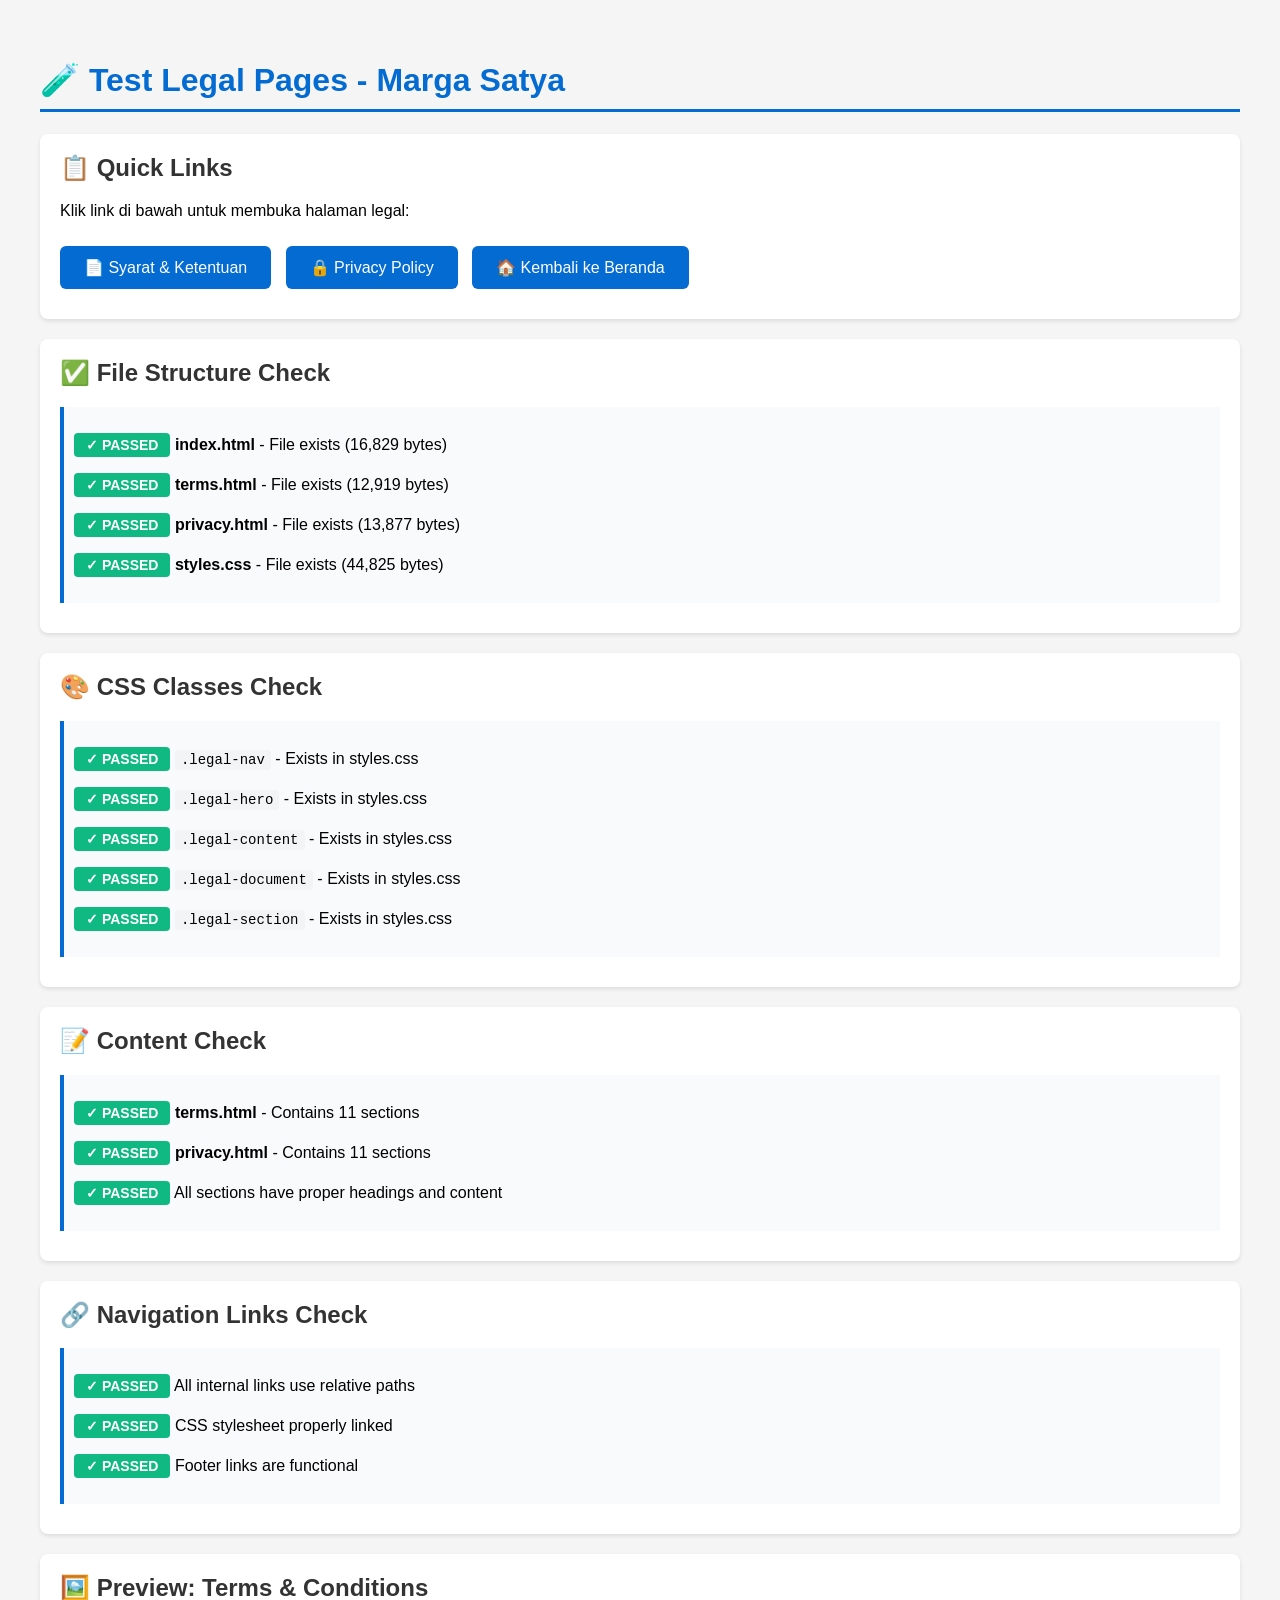
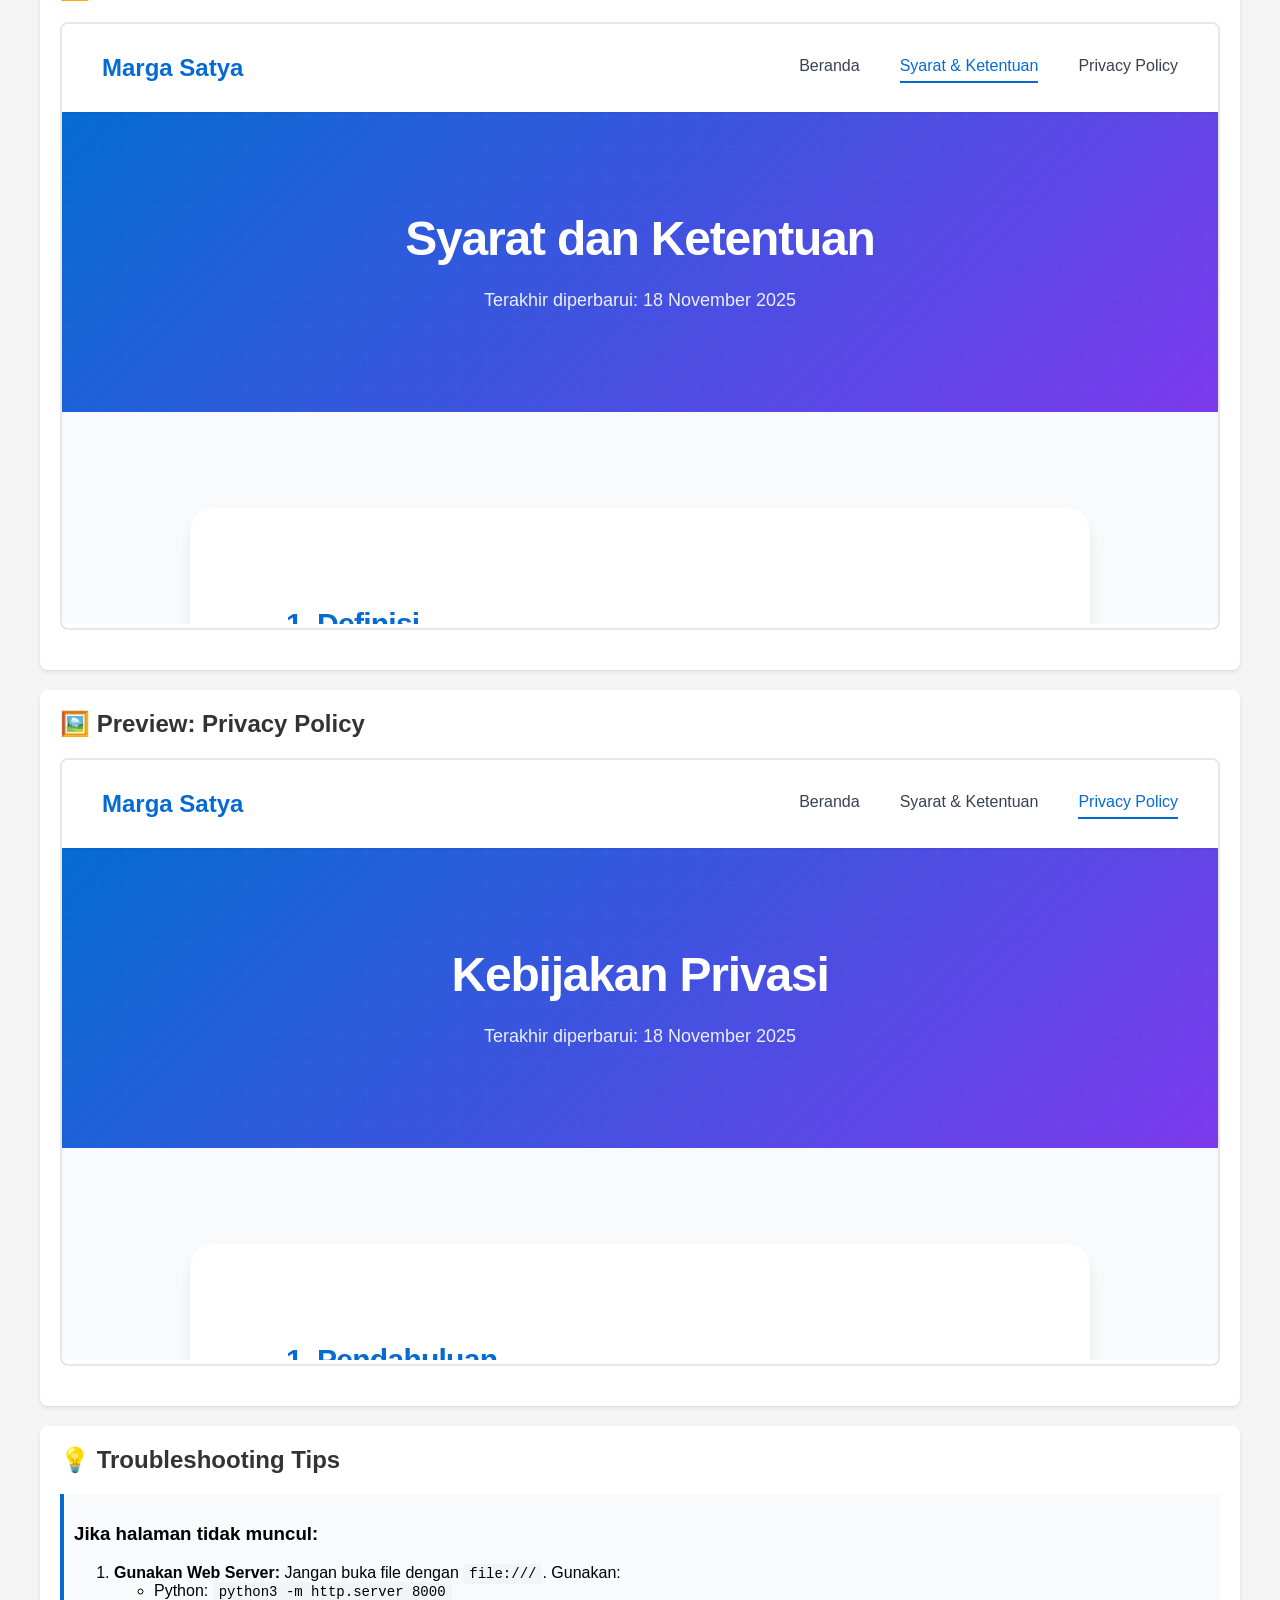
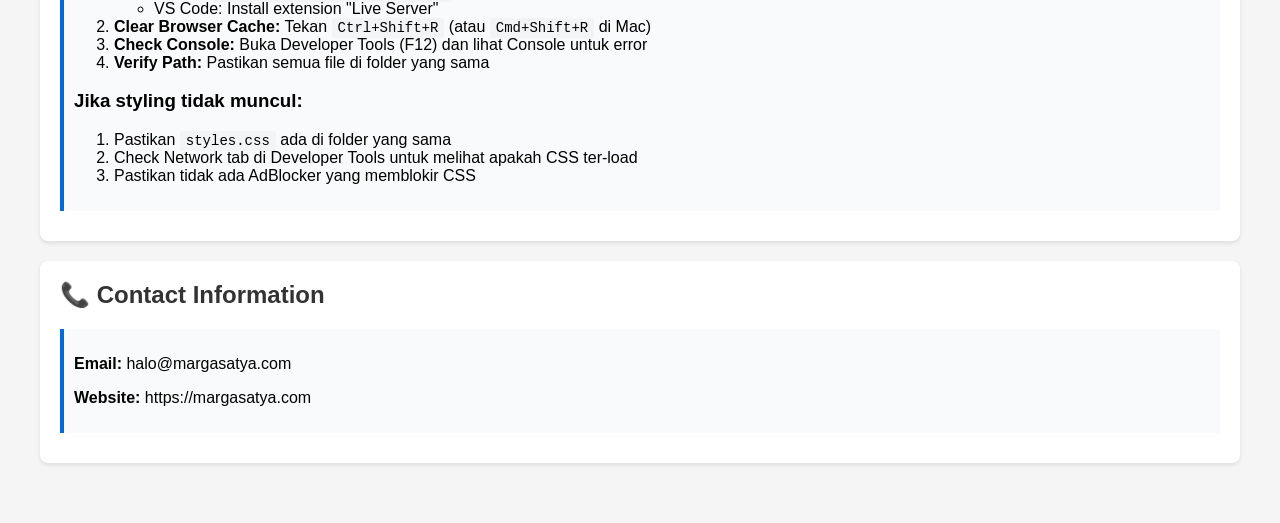
<file: test-legal-pages.html>
<!DOCTYPE html>
<html lang="id">
<head>
    <meta charset="UTF-8">
    <meta name="viewport" content="width=device-width, initial-scale=1.0">
    <title>Test Legal Pages - Marga Satya</title>
    <style>
        body {
            font-family: -apple-system, BlinkMacSystemFont, 'Segoe UI', Roboto, sans-serif;
            max-width: 1200px;
            margin: 0 auto;
            padding: 40px 20px;
            background: #f5f5f5;
        }
        h1 {
            color: #046bd2;
            border-bottom: 3px solid #046bd2;
            padding-bottom: 10px;
        }
        .test-section {
            background: white;
            padding: 20px;
            margin: 20px 0;
            border-radius: 8px;
            box-shadow: 0 2px 4px rgba(0,0,0,0.1);
        }
        .test-section h2 {
            color: #333;
            margin-top: 0;
        }
        .status {
            display: inline-block;
            padding: 4px 12px;
            border-radius: 4px;
            font-weight: 600;
            font-size: 14px;
        }
        .status.success {
            background: #10b981;
            color: white;
        }
        .status.error {
            background: #ef4444;
            color: white;
        }
        .test-link {
            display: inline-block;
            margin: 10px 10px 10px 0;
            padding: 12px 24px;
            background: #046bd2;
            color: white;
            text-decoration: none;
            border-radius: 6px;
            transition: background 0.2s;
        }
        .test-link:hover {
            background: #045cb4;
        }
        .test-result {
            margin: 10px 0;
            padding: 10px;
            background: #f9fafb;
            border-left: 4px solid #046bd2;
        }
        code {
            background: #f3f4f6;
            padding: 2px 6px;
            border-radius: 3px;
            font-size: 14px;
        }
        .iframe-container {
            margin: 20px 0;
            border: 2px solid #e5e7eb;
            border-radius: 8px;
            overflow: hidden;
        }
        iframe {
            width: 100%;
            height: 600px;
            border: none;
        }
    </style>
</head>
<body>
    <h1>🧪 Test Legal Pages - Marga Satya</h1>

    <div class="test-section">
        <h2>📋 Quick Links</h2>
        <p>Klik link di bawah untuk membuka halaman legal:</p>
        <a href="terms.html" class="test-link" target="_blank">📄 Syarat & Ketentuan</a>
        <a href="privacy.html" class="test-link" target="_blank">🔒 Privacy Policy</a>
        <a href="index.html" class="test-link" target="_blank">🏠 Kembali ke Beranda</a>
    </div>

    <div class="test-section">
        <h2>✅ File Structure Check</h2>
        <div class="test-result">
            <p><span class="status success">✓ PASSED</span> <strong>index.html</strong> - File exists (16,829 bytes)</p>
            <p><span class="status success">✓ PASSED</span> <strong>terms.html</strong> - File exists (12,919 bytes)</p>
            <p><span class="status success">✓ PASSED</span> <strong>privacy.html</strong> - File exists (13,877 bytes)</p>
            <p><span class="status success">✓ PASSED</span> <strong>styles.css</strong> - File exists (44,825 bytes)</p>
        </div>
    </div>

    <div class="test-section">
        <h2>🎨 CSS Classes Check</h2>
        <div class="test-result">
            <p><span class="status success">✓ PASSED</span> <code>.legal-nav</code> - Exists in styles.css</p>
            <p><span class="status success">✓ PASSED</span> <code>.legal-hero</code> - Exists in styles.css</p>
            <p><span class="status success">✓ PASSED</span> <code>.legal-content</code> - Exists in styles.css</p>
            <p><span class="status success">✓ PASSED</span> <code>.legal-document</code> - Exists in styles.css</p>
            <p><span class="status success">✓ PASSED</span> <code>.legal-section</code> - Exists in styles.css</p>
        </div>
    </div>

    <div class="test-section">
        <h2>📝 Content Check</h2>
        <div class="test-result">
            <p><span class="status success">✓ PASSED</span> <strong>terms.html</strong> - Contains 11 sections</p>
            <p><span class="status success">✓ PASSED</span> <strong>privacy.html</strong> - Contains 11 sections</p>
            <p><span class="status success">✓ PASSED</span> All sections have proper headings and content</p>
        </div>
    </div>

    <div class="test-section">
        <h2>🔗 Navigation Links Check</h2>
        <div class="test-result">
            <p><span class="status success">✓ PASSED</span> All internal links use relative paths</p>
            <p><span class="status success">✓ PASSED</span> CSS stylesheet properly linked</p>
            <p><span class="status success">✓ PASSED</span> Footer links are functional</p>
        </div>
    </div>

    <div class="test-section">
        <h2>🖼️ Preview: Terms & Conditions</h2>
        <div class="iframe-container">
            <iframe src="terms.html" title="Preview Terms & Conditions"></iframe>
        </div>
    </div>

    <div class="test-section">
        <h2>🖼️ Preview: Privacy Policy</h2>
        <div class="iframe-container">
            <iframe src="privacy.html" title="Preview Privacy Policy"></iframe>
        </div>
    </div>

    <div class="test-section">
        <h2>💡 Troubleshooting Tips</h2>
        <div class="test-result">
            <h3>Jika halaman tidak muncul:</h3>
            <ol>
                <li><strong>Gunakan Web Server:</strong> Jangan buka file dengan <code>file:///</code>. Gunakan:
                    <ul>
                        <li>Python: <code>python3 -m http.server 8000</code></li>
                        <li>VS Code: Install extension "Live Server"</li>
                    </ul>
                </li>
                <li><strong>Clear Browser Cache:</strong> Tekan <code>Ctrl+Shift+R</code> (atau <code>Cmd+Shift+R</code> di Mac)</li>
                <li><strong>Check Console:</strong> Buka Developer Tools (F12) dan lihat Console untuk error</li>
                <li><strong>Verify Path:</strong> Pastikan semua file di folder yang sama</li>
            </ol>

            <h3>Jika styling tidak muncul:</h3>
            <ol>
                <li>Pastikan <code>styles.css</code> ada di folder yang sama</li>
                <li>Check Network tab di Developer Tools untuk melihat apakah CSS ter-load</li>
                <li>Pastikan tidak ada AdBlocker yang memblokir CSS</li>
            </ol>
        </div>
    </div>

    <div class="test-section">
        <h2>📞 Contact Information</h2>
        <div class="test-result">
            <p><strong>Email:</strong> halo@margasatya.com</p>
            <p><strong>Website:</strong> https://margasatya.com</p>
        </div>
    </div>

    <script>
        // Simple test to verify JavaScript is working
        console.log('✅ Test page loaded successfully!');
        console.log('📋 All legal pages are accessible');

        // Check if iframes loaded successfully
        window.addEventListener('load', function() {
            const iframes = document.querySelectorAll('iframe');
            iframes.forEach(iframe => {
                iframe.addEventListener('load', function() {
                    console.log('✅ Loaded:', iframe.getAttribute('title'));
                });
            });
        });
    </script>
</body>
</html>
</file>
<file: styles.css>
/* ========================================
   MARGA SATYA - MODERN LANDING PAGE
   Fresh & Professional Design
   ======================================== */

/* Global Styles & Reset */
* {
    margin: 0;
    padding: 0;
    box-sizing: border-box;
}

:root {
    /* Modern Color Palette */
    --primary-blue: #046bd2;
    --primary-blue-dark: #045cb4;
    --primary-blue-light: #1e88e5;
    --accent-purple: #7c3aed;
    --accent-green: #10b981;
    --accent-orange: #ff9800;

    /* Neutrals */
    --white: #ffffff;
    --gray-50: #f9fafb;
    --gray-100: #f3f4f6;
    --gray-200: #e5e7eb;
    --gray-300: #d1d5db;
    --gray-400: #9ca3af;
    --gray-500: #6b7280;
    --gray-700: #374151;
    --gray-800: #1f2937;
    --gray-900: #111827;

    /* Semantic Colors */
    --success: #10b981;
    --warning: #f59e0b;
    --error: #ef4444;

    /* Typography */
    --font-system: -apple-system, BlinkMacSystemFont, 'Segoe UI', Roboto, 'Helvetica Neue', Arial, sans-serif;
    --line-height-base: 1.65;
    --line-height-heading: 1.3;

    /* Spacing */
    --spacing-xs: 0.5rem;
    --spacing-sm: 1rem;
    --spacing-md: 1.5rem;
    --spacing-lg: 2.5rem;
    --spacing-xl: 4rem;
    --spacing-2xl: 6rem;

    /* Shadows */
    --shadow-sm: 0 1px 2px 0 rgba(0, 0, 0, 0.05);
    --shadow-md: 0 4px 6px -1px rgba(0, 0, 0, 0.1), 0 2px 4px -1px rgba(0, 0, 0, 0.06);
    --shadow-lg: 0 10px 15px -3px rgba(0, 0, 0, 0.1), 0 4px 6px -2px rgba(0, 0, 0, 0.05);
    --shadow-xl: 0 20px 25px -5px rgba(0, 0, 0, 0.1), 0 10px 10px -5px rgba(0, 0, 0, 0.04);

    /* Border Radius */
    --radius-sm: 0.375rem;
    --radius-md: 0.5rem;
    --radius-lg: 0.75rem;
    --radius-xl: 1rem;
    --radius-2xl: 1.5rem;
    --radius-full: 9999px;

    /* Transitions - Updated to match requirement (180-260ms) */
    --transition-fast: 180ms ease-out;
    --transition-base: 220ms ease-out;
    --transition-slow: 260ms ease-in-out;
}

/* Base Styles */
body {
    font-family: var(--font-system);
    line-height: var(--line-height-base);
    color: var(--gray-700);
    background-color: var(--white);
    font-size: 16px;
    -webkit-font-smoothing: antialiased;
    -moz-osx-font-smoothing: grayscale;
}

.container {
    max-width: 1280px;
    margin: 0 auto;
    padding: 0 var(--spacing-lg);
}

/* Typography */
h1, h2, h3, h4, h5, h6 {
    color: var(--gray-900);
    font-weight: 600;
    line-height: var(--line-height-heading);
    margin-bottom: var(--spacing-md);
}

h1 {
    font-size: 3rem;
    font-weight: 700;
    letter-spacing: -0.025em;
}

h2 {
    font-size: 2.5rem;
    font-weight: 700;
    letter-spacing: -0.025em;
}

h3 {
    font-size: 1.875rem;
    font-weight: 600;
}

p {
    margin-bottom: var(--spacing-md);
}

/* ========================================
   HEADER / NAVIGATION
   ======================================== */

/* Header Container */
.header {
    position: fixed;
    top: 0;
    left: 0;
    right: 0;
    z-index: 1000;
    background-color: rgba(255, 255, 255, 0.95);
    backdrop-filter: blur(8px);
    -webkit-backdrop-filter: blur(8px);
    transition: all var(--transition-base);
    box-shadow: 0 1px 3px rgba(0, 0, 0, 0);
}

.header.scrolled {
    background-color: rgba(255, 255, 255, 0.98);
    box-shadow: var(--shadow-sm);
}

.nav-container {
    width: 100%;
}

.nav-wrapper {
    display: flex;
    align-items: center;
    justify-content: space-between;
    padding-top: var(--spacing-md);
    padding-bottom: var(--spacing-md);
}

/* Logo */
.logo-link {
    text-decoration: none;
    display: inline-flex;
    align-items: center;
    transition: all var(--transition-fast);
}

.logo-link:hover {
    transform: translateY(-1px);
    opacity: 1;
}

.logo-text {
    font-size: 1.5rem;
    font-weight: 700;
    color: var(--primary-blue);
    letter-spacing: -0.025em;
}

/* Desktop Navigation */
.nav-links-wrapper {
    display: flex;
    align-items: center;
    gap: var(--spacing-lg);
}

.nav-links {
    display: flex;
    align-items: center;
    gap: var(--spacing-lg);
    list-style: none;
    margin: 0;
    padding: 0;
}

.nav-link {
    position: relative;
    color: var(--gray-700);
    text-decoration: none;
    font-weight: 500;
    font-size: 0.9375rem;
    padding: var(--spacing-xs) 0;
    transition: color var(--transition-fast);
}

.nav-link::after {
    content: '';
    position: absolute;
    bottom: 0;
    left: 0;
    width: 0;
    height: 2px;
    background: var(--primary-blue);
    transition: width var(--transition-base);
}

.nav-link:hover {
    color: var(--primary-blue);
}

.nav-link:hover::after {
    width: 100%;
}

.nav-link:focus-visible {
    outline: 2px solid var(--primary-blue);
    outline-offset: 4px;
    border-radius: var(--radius-sm);
}

/* Nav CTA Button */
.nav-cta-button {
    display: inline-flex;
    align-items: center;
    padding: 0.625rem 1.5rem;
    background: var(--primary-blue);
    color: var(--white);
    text-decoration: none;
    font-weight: 600;
    font-size: 0.9375rem;
    border-radius: var(--radius-full);
    transition: all var(--transition-base);
    box-shadow: 0 2px 4px rgba(4, 107, 210, 0.2);
}

.nav-cta-button:hover {
    background: var(--primary-blue-dark);
    transform: scale(1.02);
    box-shadow: 0 4px 8px rgba(4, 107, 210, 0.3);
}

.nav-cta-button:active {
    transform: scale(0.98);
    box-shadow: 0 1px 2px rgba(4, 107, 210, 0.2);
}

/* Hamburger Menu (Mobile) */
.hamburger {
    display: none;
    flex-direction: column;
    justify-content: space-between;
    width: 28px;
    height: 20px;
    background: transparent;
    border: none;
    cursor: pointer;
    padding: 0;
    z-index: 1001;
    transition: transform var(--transition-base);
}

.hamburger:hover {
    transform: scale(1.05);
}

.hamburger:focus-visible {
    outline: 2px solid var(--primary-blue);
    outline-offset: 4px;
    border-radius: var(--radius-sm);
}

.hamburger-line {
    width: 100%;
    height: 3px;
    background-color: var(--gray-900);
    border-radius: 2px;
    transition: all var(--transition-base);
}

.hamburger.active .hamburger-line:nth-child(1) {
    transform: translateY(8.5px) rotate(45deg);
}

.hamburger.active .hamburger-line:nth-child(2) {
    opacity: 0;
}

.hamburger.active .hamburger-line:nth-child(3) {
    transform: translateY(-8.5px) rotate(-45deg);
}

/* Mobile Menu */
.mobile-menu {
    position: fixed;
    top: 0;
    left: 0;
    right: 0;
    bottom: 0;
    z-index: 999;
    pointer-events: none;
    transition: opacity var(--transition-base);
    opacity: 0;
}

.mobile-menu.active {
    pointer-events: all;
    opacity: 1;
}

.mobile-menu-overlay {
    position: absolute;
    top: 0;
    left: 0;
    right: 0;
    bottom: 0;
    background: rgba(0, 0, 0, 0.4);
    backdrop-filter: blur(4px);
    -webkit-backdrop-filter: blur(4px);
}

.mobile-menu-content {
    position: absolute;
    top: 0;
    left: 0;
    right: 0;
    background: var(--white);
    padding: 5rem var(--spacing-lg) var(--spacing-xl);
    transform: translateY(-100%);
    transition: transform var(--transition-base);
    box-shadow: var(--shadow-lg);
}

.mobile-menu.active .mobile-menu-content {
    transform: translateY(0);
}

.mobile-nav-links {
    list-style: none;
    margin: 0;
    padding: 0;
    display: flex;
    flex-direction: column;
    gap: var(--spacing-sm);
}

.mobile-nav-link {
    display: block;
    color: var(--gray-900);
    text-decoration: none;
    font-weight: 500;
    font-size: 1.125rem;
    padding: var(--spacing-md);
    border-radius: var(--radius-md);
    transition: all var(--transition-fast);
}

.mobile-nav-link:hover {
    background: var(--gray-50);
    color: var(--primary-blue);
    transform: translateX(8px);
}

.mobile-cta-button {
    display: block;
    margin-top: var(--spacing-xl);
    padding: var(--spacing-md) var(--spacing-lg);
    background: var(--primary-blue);
    color: var(--white);
    text-align: center;
    text-decoration: none;
    font-weight: 600;
    font-size: 1.125rem;
    border-radius: var(--radius-lg);
    transition: all var(--transition-base);
    box-shadow: 0 4px 6px rgba(4, 107, 210, 0.2);
}

.mobile-cta-button:hover {
    background: var(--primary-blue-dark);
    transform: translateY(-2px);
    box-shadow: 0 6px 12px rgba(4, 107, 210, 0.3);
}

/* ========================================
   HERO SECTION
   ======================================== */
.hero {
    background: linear-gradient(135deg, #667eea 0%, #764ba2 100%);
    padding: calc(var(--spacing-2xl) + 70px) var(--spacing-lg) var(--spacing-2xl);
    min-height: 90vh;
    display: flex;
    align-items: center;
    position: relative;
    overflow: hidden;
}

.hero::before {
    content: '';
    position: absolute;
    top: 0;
    left: 0;
    right: 0;
    bottom: 0;
    background: url('data:image/svg+xml,<svg width="60" height="60" viewBox="0 0 60 60" xmlns="http://www.w3.org/2000/svg"><g fill="none" fill-rule="evenodd"><g fill="%23ffffff" fill-opacity="0.05"><path d="M36 34v-4h-2v4h-4v2h4v4h2v-4h4v-2h-4zm0-30V0h-2v4h-4v2h4v4h2V6h4V4h-4zM6 34v-4H4v4H0v2h4v4h2v-4h4v-2H6zM6 4V0H4v4H0v2h4v4h2V6h4V4H6z"/></g></g></svg>');
    opacity: 0.4;
}

.hero .container {
    position: relative;
    z-index: 1;
    display: grid;
    grid-template-columns: 1fr 1fr;
    gap: var(--spacing-2xl);
    align-items: center;
}

.hero-content {
    color: var(--white);
}

.badges {
    margin-bottom: var(--spacing-lg);
    display: flex;
    gap: var(--spacing-sm);
    flex-wrap: wrap;
}

.badge {
    display: inline-flex;
    align-items: center;
    padding: var(--spacing-xs) var(--spacing-md);
    border-radius: var(--radius-full);
    font-size: 0.875rem;
    font-weight: 600;
    letter-spacing: 0.025em;
    text-transform: uppercase;
    transition: transform var(--transition-base);
}

.badge:hover {
    transform: translateY(-2px);
}

.badge-success {
    background-color: var(--success);
    color: var(--white);
    box-shadow: 0 0 0 3px rgba(16, 185, 129, 0.2);
}

.badge-warning {
    background-color: var(--warning);
    color: var(--white);
    box-shadow: 0 0 0 3px rgba(245, 158, 11, 0.2);
}

.hero h1 {
    color: var(--white);
    font-size: 3.5rem;
    margin-bottom: var(--spacing-md);
    line-height: 1.2;
}

.hero-subtitle {
    font-size: 1.5rem;
    margin-bottom: var(--spacing-sm);
    font-weight: 600;
    opacity: 0.95;
}

.hero-description {
    font-size: 1.125rem;
    margin-bottom: var(--spacing-xl);
    opacity: 0.9;
    max-width: 600px;
}

.cta-button {
    display: inline-flex;
    align-items: center;
    gap: var(--spacing-sm);
    background-color: var(--white);
    color: var(--primary-blue);
    padding: 1rem 2.5rem;
    border-radius: var(--radius-full);
    text-decoration: none;
    font-weight: 600;
    font-size: 1.125rem;
    transition: all var(--transition-base);
    box-shadow: var(--shadow-xl);
    border: 2px solid transparent;
}

.cta-button:hover {
    transform: translateY(-3px);
    box-shadow: 0 25px 35px -10px rgba(0, 0, 0, 0.25);
    background-color: var(--primary-blue);
    color: var(--white);
}

.cta-button::after {
    content: '→';
    font-size: 1.25rem;
    transition: transform var(--transition-base);
}

.cta-button:hover::after {
    transform: translateX(5px);
}

/* Hero CTA Group */
.hero-cta-group {
    display: flex;
    align-items: center;
    gap: var(--spacing-md);
    flex-wrap: wrap;
}

/* Primary CTA (already styled above as .cta-button) */
.cta-primary {
    /* Inherits from .cta-button */
}

/* Secondary CTA (Outline style) */
.cta-secondary {
    background-color: transparent;
    color: var(--white);
    border: 2px solid var(--white);
    box-shadow: none;
}

.cta-secondary::after {
    content: '';
}

.cta-secondary:hover {
    background-color: var(--white);
    color: var(--primary-blue);
    transform: translateY(-2px);
    box-shadow: 0 8px 16px rgba(255, 255, 255, 0.2);
}

.cta-secondary:active {
    transform: scale(0.98);
}

/* Device Mockup */
.hero-image {
    display: flex;
    justify-content: center;
    align-items: center;
}

.device-mockup {
    display: flex;
    gap: var(--spacing-lg);
    align-items: flex-end;
}

.iphone-mockup,
.android-mockup {
    text-align: center;
    transition: transform var(--transition-slow);
}

.iphone-mockup:hover,
.android-mockup:hover {
    transform: translateY(-10px);
}

.screen {
    width: 140px;
    height: 240px;
    background: linear-gradient(135deg, var(--white) 0%, var(--gray-100) 100%);
    border-radius: 25px;
    display: flex;
    align-items: center;
    justify-content: center;
    font-size: 70px;
    box-shadow: var(--shadow-xl);
    margin-bottom: var(--spacing-sm);
    border: 8px solid var(--gray-800);
    position: relative;
}

.screen::before {
    content: '';
    position: absolute;
    top: 10px;
    left: 50%;
    transform: translateX(-50%);
    width: 50px;
    height: 5px;
    background: var(--gray-300);
    border-radius: var(--radius-full);
}

.android-mockup {
    opacity: 0.7;
    transform: scale(0.95);
}

.device-mockup p {
    font-weight: 600;
    font-size: 0.875rem;
    color: var(--white);
    text-transform: uppercase;
    letter-spacing: 0.05em;
}

/* ========================================
   SECTIONS
   ======================================== */
section {
    padding: var(--spacing-2xl) var(--spacing-lg);
}

section h2 {
    text-align: center;
    margin-bottom: var(--spacing-md);
    color: var(--gray-900);
}

.section-description {
    font-size: 1.125rem;
    text-align: center;
    max-width: 800px;
    margin: 0 auto var(--spacing-xl);
    color: var(--gray-600);
    line-height: 1.8;
}

/* About Section */
.about {
    background-color: var(--white);
}

/* Features Sections */
.features {
    background-color: var(--gray-50);
}

.features-student {
    background-color: var(--white);
}

.feature-grid {
    display: grid;
    grid-template-columns: repeat(auto-fit, minmax(280px, 1fr));
    gap: var(--spacing-lg);
    margin-top: var(--spacing-xl);
}

.feature-grid-3 {
    grid-template-columns: repeat(3, 1fr);
    max-width: 1200px;
    margin-left: auto;
    margin-right: auto;
}

.feature-card {
    background: var(--white);
    padding: var(--spacing-xl);
    border-radius: var(--radius-xl);
    box-shadow: var(--shadow-md);
    text-align: center;
    transition: all var(--transition-base);
    border: 1px solid var(--gray-200);
    position: relative;
    overflow: hidden;
}

.feature-card::before {
    content: '';
    position: absolute;
    top: 0;
    left: 0;
    right: 0;
    height: 4px;
    background: linear-gradient(90deg, var(--primary-blue) 0%, var(--accent-purple) 100%);
    transform: scaleX(0);
    transition: transform var(--transition-base);
}

.feature-card:hover {
    transform: translateY(-8px);
    box-shadow: var(--shadow-xl);
    border-color: var(--primary-blue);
}

.feature-card:hover::before {
    transform: scaleX(1);
}

.feature-icon {
    font-size: 3.5rem;
    margin-bottom: var(--spacing-md);
    display: inline-block;
    transition: transform var(--transition-base);
}

.feature-card:hover .feature-icon {
    transform: scale(1.1) rotate(5deg);
}

.feature-card h3 {
    font-size: 1.375rem;
    margin-bottom: var(--spacing-md);
    color: var(--gray-900);
}

.feature-card p {
    color: var(--gray-600);
    line-height: 1.7;
    margin-bottom: 0;
}

/* Security Section */
.security {
    background: linear-gradient(135deg, #667eea 0%, #764ba2 100%);
    color: var(--white);
    position: relative;
    overflow: hidden;
}

.security::before {
    content: '';
    position: absolute;
    top: 0;
    left: 0;
    right: 0;
    bottom: 0;
    background: url('data:image/svg+xml,<svg width="60" height="60" viewBox="0 0 60 60" xmlns="http://www.w3.org/2000/svg"><g fill="none" fill-rule="evenodd"><g fill="%23ffffff" fill-opacity="0.03"><path d="M36 34v-4h-2v4h-4v2h4v4h2v-4h4v-2h-4zm0-30V0h-2v4h-4v2h4v4h2V6h4V4h-4zM6 34v-4H4v4H0v2h4v4h2v-4h4v-2H6zM6 4V0H4v4H0v2h4v4h2V6h4V4H6z"/></g></g></svg>');
    opacity: 0.3;
}

.security .container {
    position: relative;
    z-index: 1;
}

.security h2 {
    color: var(--white);
}

.security-content {
    display: grid;
    grid-template-columns: 2fr 1fr;
    gap: var(--spacing-2xl);
    align-items: center;
    margin-top: var(--spacing-xl);
}

.security-description {
    font-size: 1.125rem;
    margin-bottom: var(--spacing-xl);
    line-height: 1.8;
    opacity: 0.95;
}

.security-list {
    list-style: none;
    font-size: 1.125rem;
}

.security-list li {
    padding: var(--spacing-md) 0;
    padding-left: var(--spacing-xl);
    border-bottom: 1px solid rgba(255, 255, 255, 0.15);
    position: relative;
    transition: all var(--transition-base);
}

.security-list li:hover {
    padding-left: calc(var(--spacing-xl) + 10px);
    background: rgba(255, 255, 255, 0.05);
    border-radius: var(--radius-md);
}

.security-list li::before {
    content: '✓';
    position: absolute;
    left: 0;
    color: var(--success);
    font-weight: bold;
    font-size: 1.5rem;
    background: var(--white);
    width: 32px;
    height: 32px;
    border-radius: 50%;
    display: flex;
    align-items: center;
    justify-content: center;
    line-height: 1;
}

.security-list li:last-child {
    border-bottom: none;
}

.security-visual {
    display: flex;
    justify-content: center;
    align-items: center;
}

.lock-icon {
    font-size: 140px;
    animation: pulse 3s infinite;
    filter: drop-shadow(0 0 30px rgba(255, 255, 255, 0.3));
}

@keyframes pulse {
    0%, 100% {
        transform: scale(1);
    }
    50% {
        transform: scale(1.05);
    }
}

/* Platform Section */
.platform {
    background: var(--white);
}

.platform-grid {
    display: grid;
    grid-template-columns: repeat(auto-fit, minmax(450px, 1fr));
    gap: var(--spacing-xl);
    margin-top: var(--spacing-xl);
}

.platform-card {
    background: var(--gray-50);
    padding: var(--spacing-xl);
    border-radius: var(--radius-2xl);
    box-shadow: var(--shadow-lg);
    transition: all var(--transition-base);
    border: 3px solid transparent;
}

.platform-card:hover {
    transform: translateY(-5px);
    box-shadow: var(--shadow-xl);
}

.platform-available {
    border-color: var(--success);
    background: linear-gradient(135deg, #f0fdf4 0%, #dcfce7 100%);
}

.platform-coming {
    border-color: var(--warning);
    background: linear-gradient(135deg, #fffbeb 0%, #fef3c7 100%);
    position: relative;
}

.platform-icon {
    font-size: 4rem;
    margin-bottom: var(--spacing-md);
    display: inline-block;
}

.platform-card h3 {
    font-size: 1.75rem;
    margin-bottom: var(--spacing-md);
    color: var(--gray-900);
}

.platform-card p {
    color: var(--gray-700);
    margin-bottom: var(--spacing-lg);
    line-height: 1.7;
}

.platform-card ul {
    list-style: none;
    margin-bottom: var(--spacing-lg);
}

.platform-card ul li {
    padding: var(--spacing-sm) 0;
    padding-left: var(--spacing-xl);
    position: relative;
    color: var(--gray-700);
    font-weight: 500;
}

.platform-card ul li::before {
    content: "✓";
    position: absolute;
    left: 0;
    color: var(--success);
    font-weight: bold;
    font-size: 1.25rem;
}

.notify-button {
    background: linear-gradient(135deg, var(--warning) 0%, #f59e0b 100%);
    color: var(--white);
    border: none;
    padding: var(--spacing-md) var(--spacing-xl);
    border-radius: var(--radius-full);
    font-size: 1rem;
    font-weight: 600;
    cursor: pointer;
    transition: all var(--transition-base);
    width: 100%;
    box-shadow: var(--shadow-md);
}

.notify-button:hover {
    transform: translateY(-2px);
    box-shadow: var(--shadow-lg);
    background: linear-gradient(135deg, #f59e0b 0%, #d97706 100%);
}

/* Schools Section */
.schools {
    background: var(--gray-50);
}

.schools-benefits {
    display: grid;
    grid-template-columns: repeat(auto-fit, minmax(220px, 1fr));
    gap: var(--spacing-lg);
    margin-top: var(--spacing-xl);
}

.benefit {
    text-align: center;
    padding: var(--spacing-xl);
    background: var(--white);
    border-radius: var(--radius-xl);
    box-shadow: var(--shadow-md);
    transition: all var(--transition-base);
    border: 2px solid transparent;
}

.benefit:hover {
    transform: translateY(-5px);
    box-shadow: var(--shadow-lg);
    border-color: var(--primary-blue);
}

.benefit-icon {
    font-size: 3.5rem;
    display: block;
    margin-bottom: var(--spacing-md);
    transition: transform var(--transition-base);
}

.benefit:hover .benefit-icon {
    transform: scale(1.15) rotate(5deg);
}

.benefit p {
    font-weight: 600;
    color: var(--gray-900);
    margin: 0;
    font-size: 1.125rem;
}

/* Waitlist Section */
.waitlist {
    background: linear-gradient(135deg, #667eea 0%, #764ba2 100%);
    color: var(--white);
    position: relative;
    overflow: hidden;
}

.waitlist::before {
    content: '';
    position: absolute;
    top: 0;
    left: 0;
    right: 0;
    bottom: 0;
    background: url('data:image/svg+xml,<svg width="60" height="60" viewBox="0 0 60 60" xmlns="http://www.w3.org/2000/svg"><g fill="none" fill-rule="evenodd"><g fill="%23ffffff" fill-opacity="0.03"><path d="M36 34v-4h-2v4h-4v2h4v4h2v-4h4v-2h-4zm0-30V0h-2v4h-4v2h4v4h2V6h4V4h-4zM6 34v-4H4v4H0v2h4v4h2v-4h4v-2H6zM6 4V0H4v4H0v2h4v4h2V6h4V4H6z"/></g></g></svg>');
    opacity: 0.3;
}

.waitlist .container {
    position: relative;
    z-index: 1;
}

.waitlist h2 {
    color: var(--white);
}

.waitlist .section-description {
    color: rgba(255, 255, 255, 0.95);
}

.waitlist-form {
    max-width: 650px;
    margin: var(--spacing-xl) auto 0;
    background: var(--white);
    padding: var(--spacing-xl);
    border-radius: var(--radius-2xl);
    box-shadow: var(--shadow-2xl);
}

.form-group {
    margin-bottom: var(--spacing-lg);
}

.form-group label {
    display: block;
    margin-bottom: var(--spacing-xs);
    font-weight: 600;
    color: var(--gray-900);
    font-size: 0.9375rem;
}

.form-group input,
.form-group select {
    width: 100%;
    padding: var(--spacing-md);
    border: 2px solid var(--gray-200);
    border-radius: var(--radius-lg);
    font-size: 1rem;
    transition: all var(--transition-base);
    font-family: var(--font-system);
    background-color: var(--white);
}

.form-group input:focus,
.form-group select:focus {
    outline: none;
    border-color: var(--primary-blue);
    box-shadow: 0 0 0 3px rgba(4, 107, 210, 0.1);
}

.checkbox-group {
    display: flex;
    gap: var(--spacing-lg);
    flex-wrap: wrap;
}

.checkbox-label {
    display: flex;
    align-items: center;
    cursor: pointer;
    font-weight: 500;
    color: var(--gray-700);
    transition: color var(--transition-fast);
}

.checkbox-label:hover {
    color: var(--primary-blue);
}

.checkbox-label input[type="checkbox"] {
    width: auto;
    margin-right: var(--spacing-sm);
    cursor: pointer;
    width: 20px;
    height: 20px;
    accent-color: var(--primary-blue);
}

.submit-button {
    width: 100%;
    background: linear-gradient(135deg, var(--primary-blue) 0%, var(--accent-purple) 100%);
    color: var(--white);
    border: none;
    padding: var(--spacing-md) var(--spacing-lg);
    border-radius: var(--radius-lg);
    font-size: 1.125rem;
    font-weight: 600;
    cursor: pointer;
    transition: all var(--transition-base);
    box-shadow: var(--shadow-lg);
    position: relative;
    overflow: hidden;
}

.submit-button::before {
    content: '';
    position: absolute;
    top: 0;
    left: -100%;
    width: 100%;
    height: 100%;
    background: linear-gradient(90deg, transparent, rgba(255, 255, 255, 0.2), transparent);
    transition: left 0.5s;
}

.submit-button:hover::before {
    left: 100%;
}

.submit-button:hover {
    transform: translateY(-2px);
    box-shadow: var(--shadow-xl);
}

.submit-button:disabled {
    opacity: 0.7;
    cursor: not-allowed;
}

.form-message {
    margin-top: var(--spacing-lg);
    padding: var(--spacing-md);
    border-radius: var(--radius-lg);
    text-align: center;
    font-weight: 600;
    display: none;
}

.form-message.success {
    background-color: #d1fae5;
    color: #065f46;
    border: 2px solid #10b981;
}

.form-message.error {
    background-color: #fee2e2;
    color: #991b1b;
    border: 2px solid #ef4444;
}

/* Footer */
.footer {
    background-color: var(--gray-900);
    color: var(--gray-300);
    padding: var(--spacing-xl) var(--spacing-lg);
    text-align: center;
}

.footer p {
    margin: 0;
    font-size: 0.9375rem;
}

/* ========================================
   RESPONSIVE DESIGN
   ======================================== */
@media (max-width: 1024px) {
    :root {
        --spacing-xl: 3rem;
        --spacing-2xl: 4rem;
    }

    .hero .container {
        grid-template-columns: 1fr;
        text-align: center;
    }

    .hero-content {
        display: flex;
        flex-direction: column;
        align-items: center;
    }

    .hero h1 {
        font-size: 2.75rem;
    }

    .security-content {
        grid-template-columns: 1fr;
    }

    .platform-grid {
        grid-template-columns: 1fr;
    }

    .feature-grid-3 {
        grid-template-columns: repeat(2, 1fr);
    }
}

@media (max-width: 768px) {
    :root {
        --spacing-lg: 2rem;
        --spacing-xl: 2.5rem;
        --spacing-2xl: 3rem;
    }

    h1 {
        font-size: 2.25rem;
    }

    h2 {
        font-size: 2rem;
    }

    .hero {
        min-height: auto;
        padding: var(--spacing-xl) var(--spacing-md);
    }

    .hero h1 {
        font-size: 2.25rem;
    }

    .hero-subtitle {
        font-size: 1.25rem;
    }

    .hero-description {
        font-size: 1rem;
    }

    .device-mockup {
        flex-direction: row;
        gap: var(--spacing-md);
    }

    .screen {
        width: 110px;
        height: 190px;
        font-size: 50px;
    }

    .feature-grid,
    .feature-grid-3 {
        grid-template-columns: 1fr;
    }

    .lock-icon {
        font-size: 100px;
    }

    .checkbox-group {
        flex-direction: column;
        gap: var(--spacing-sm);
    }

    section {
        padding: var(--spacing-xl) var(--spacing-md);
    }
}

@media (max-width: 480px) {
    .hero h1 {
        font-size: 1.875rem;
    }

    h2 {
        font-size: 1.75rem;
    }

    .badges {
        justify-content: center;
    }

    .waitlist-form {
        padding: var(--spacing-lg);
    }
}

/* ========================================
   ANIMATIONS & UTILITIES
   ======================================== */
@keyframes fadeInUp {
    from {
        opacity: 0;
        transform: translateY(30px);
    }
    to {
        opacity: 1;
        transform: translateY(0);
    }
}

.animate-fade-in-up {
    animation: fadeInUp 0.6s ease-out;
}

/* Smooth Scroll */
html {
    scroll-behavior: smooth;
}

/* Selection */
::selection {
    background-color: var(--primary-blue);
    color: var(--white);
}

/* Focus Visible */
:focus-visible {
    outline: 2px solid var(--primary-blue);
    outline-offset: 2px;
}

/* ========================================
   FLUID DESIGN ENHANCEMENTS
   ======================================== */

/* Floating Animations */
@keyframes float {
    0%, 100% {
        transform: translateY(0px);
    }
    50% {
        transform: translateY(-20px);
    }
}

@keyframes floatSlow {
    0%, 100% {
        transform: translateY(0px) rotate(0deg);
    }
    50% {
        transform: translateY(-15px) rotate(3deg);
    }
}

@keyframes blob {
    0%, 100% {
        transform: translate(0, 0) scale(1);
    }
    25% {
        transform: translate(20px, -20px) scale(1.1);
    }
    50% {
        transform: translate(-15px, 15px) scale(0.9);
    }
    75% {
        transform: translate(-20px, -10px) scale(1.05);
    }
}

/* Glassmorphism Effect */
.glass-effect {
    background: rgba(255, 255, 255, 0.1);
    backdrop-filter: blur(10px);
    -webkit-backdrop-filter: blur(10px);
    border: 1px solid rgba(255, 255, 255, 0.2);
}

/* Apply floating animation to badges */
.badge {
    animation: floatSlow 3s ease-in-out infinite;
}

.badge:nth-child(2) {
    animation-delay: 0.5s;
}

/* Apply floating to device mockups */
.iphone-mockup {
    animation: float 6s ease-in-out infinite;
}

.android-mockup {
    animation: float 6s ease-in-out infinite;
    animation-delay: 1s;
}

/* Gradient Animation for Hero */
@keyframes gradientShift {
    0% {
        background-position: 0% 50%;
    }
    50% {
        background-position: 100% 50%;
    }
    100% {
        background-position: 0% 50%;
    }
}

.hero {
    background: linear-gradient(135deg, #667eea 0%, #764ba2 50%, #667eea 100%);
    background-size: 200% 200%;
    animation: gradientShift 15s ease infinite;
}

/* Enhanced Feature Cards with 3D Effect */
.feature-card {
    transform-style: preserve-3d;
    transition: all var(--transition-base);
}

.feature-card:hover {
    transform: translateY(-8px) rotateX(2deg);
}

/* Floating Decoration Blobs */
.hero::after,
.security::after,
.waitlist::after {
    content: '';
    position: absolute;
    width: 500px;
    height: 500px;
    border-radius: 50%;
    opacity: 0.1;
    animation: blob 20s ease-in-out infinite;
    pointer-events: none;
}

.hero::after {
    background: radial-gradient(circle, var(--white) 0%, transparent 70%);
    top: -200px;
    right: -200px;
}

.security::after {
    background: radial-gradient(circle, var(--accent-purple) 0%, transparent 70%);
    bottom: -250px;
    left: -250px;
    animation-delay: 5s;
}

.waitlist::after {
    background: radial-gradient(circle, var(--primary-blue-light) 0%, transparent 70%);
    top: -150px;
    left: 50%;
    transform: translateX(-50%);
    animation-delay: 10s;
}

/* Smooth Scroll Progress Indicator */
.scroll-progress {
    position: fixed;
    top: 0;
    left: 0;
    height: 3px;
    background: linear-gradient(90deg, var(--primary-blue) 0%, var(--accent-purple) 100%);
    z-index: 9999;
    transform-origin: left;
}

/* Enhanced CTA Button with Ripple Effect */
.cta-button {
    position: relative;
    overflow: hidden;
}

.cta-button::before {
    content: '';
    position: absolute;
    top: 50%;
    left: 50%;
    width: 0;
    height: 0;
    border-radius: 50%;
    background: rgba(255, 255, 255, 0.3);
    transform: translate(-50%, -50%);
    transition: width 0.6s, height 0.6s;
}

.cta-button:hover::before {
    width: 300px;
    height: 300px;
}

/* Parallax Effect for Sections */
@media (prefers-reduced-motion: no-preference) {
    section {
        opacity: 0;
        transform: translateY(40px);
        transition: opacity 0.8s ease, transform 0.8s ease;
    }

    section.visible {
        opacity: 1;
        transform: translateY(0);
    }
}

/* Legal pages: make sections visible by default (no JS needed) */
/* Placed outside media query to ensure visibility regardless of motion preferences */
section.legal-content,
section.legal-hero {
    opacity: 1 !important;
    transform: translateY(0) !important;
}

/* Enhanced Form with Focus Glow */
.form-group input:focus,
.form-group select:focus {
    box-shadow: 0 0 0 3px rgba(4, 107, 210, 0.1),
                0 0 20px rgba(4, 107, 210, 0.15);
}

/* Smooth Hover Effects for Links */
a {
    position: relative;
    transition: color var(--transition-base);
}

/* Enhanced Footer */
.footer {
    position: relative;
    overflow: hidden;
}

.footer::before {
    content: '';
    position: absolute;
    top: 0;
    left: 0;
    right: 0;
    height: 1px;
    background: linear-gradient(90deg,
        transparent 0%,
        var(--primary-blue) 50%,
        transparent 100%
    );
}

/* Improved Footer Structure */
.footer-content {
    display: grid;
    grid-template-columns: repeat(auto-fit, minmax(250px, 1fr));
    gap: var(--spacing-xl);
    padding: var(--spacing-xl) 0;
    border-bottom: 1px solid rgba(255, 255, 255, 0.1);
    margin-bottom: var(--spacing-lg);
}

.footer-section h4 {
    color: var(--white);
    font-size: 1.125rem;
    margin-bottom: var(--spacing-md);
}

.footer-section p {
    color: var(--gray-400);
    margin: 0;
    font-size: 0.9375rem;
}

.footer-links {
    list-style: none;
    padding: 0;
    margin: 0;
}

.footer-links li {
    margin-bottom: var(--spacing-sm);
}

.footer-links a {
    color: var(--gray-400);
    text-decoration: none;
    transition: color var(--transition-base);
    display: inline-block;
}

.footer-links a:hover {
    color: var(--white);
    transform: translateX(5px);
}

.footer-bottom {
    text-align: center;
}

/* ========================================
   LEGAL PAGES STYLES
   ======================================== */

/* Legal Navigation */
.legal-nav {
    background: var(--white);
    box-shadow: var(--shadow-sm);
    position: sticky;
    top: 0;
    z-index: 100;
    backdrop-filter: blur(10px);
    background: rgba(255, 255, 255, 0.95);
}

.legal-nav .container {
    display: flex;
    justify-content: space-between;
    align-items: center;
    padding-top: var(--spacing-md);
    padding-bottom: var(--spacing-md);
}

.legal-nav .logo {
    font-size: 1.5rem;
    font-weight: 700;
    color: var(--primary-blue);
    text-decoration: none;
    transition: transform var(--transition-base);
}

.legal-nav .logo:hover {
    transform: scale(1.05);
}

.nav-links {
    display: flex;
    gap: var(--spacing-lg);
}

.nav-links a {
    color: var(--gray-700);
    text-decoration: none;
    font-weight: 500;
    position: relative;
    padding-bottom: 4px;
    transition: color var(--transition-base);
}

.nav-links a::after {
    content: '';
    position: absolute;
    bottom: 0;
    left: 0;
    width: 0;
    height: 2px;
    background: var(--primary-blue);
    transition: width var(--transition-base);
}

.nav-links a:hover,
.nav-links a.active {
    color: var(--primary-blue);
}

.nav-links a:hover::after,
.nav-links a.active::after {
    width: 100%;
}

/* Legal Hero */
.legal-hero {
    background: linear-gradient(135deg, var(--primary-blue) 0%, var(--accent-purple) 100%);
    color: var(--white);
    padding: var(--spacing-2xl) var(--spacing-lg);
    text-align: center;
    position: relative;
    overflow: hidden;
}

.legal-hero::before {
    content: '';
    position: absolute;
    top: 0;
    left: 0;
    right: 0;
    bottom: 0;
    background: url('data:image/svg+xml,<svg width="60" height="60" viewBox="0 0 60 60" xmlns="http://www.w3.org/2000/svg"><g fill="none" fill-rule="evenodd"><g fill="%23ffffff" fill-opacity="0.05"><path d="M36 34v-4h-2v4h-4v2h4v4h2v-4h4v-2h-4zm0-30V0h-2v4h-4v2h4v4h2V6h4V4h-4zM6 34v-4H4v4H0v2h4v4h2v-4h4v-2H6zM6 4V0H4v4H0v2h4v4h2V6h4V4H6z"/></g></g></svg>');
    opacity: 0.3;
}

.legal-hero .container {
    position: relative;
    z-index: 1;
}

.legal-hero h1 {
    color: var(--white);
    font-size: 3rem;
    margin-bottom: var(--spacing-sm);
}

.legal-hero p {
    font-size: 1.125rem;
    opacity: 0.9;
    margin: 0;
}

/* Legal Content */
.legal-content {
    padding: var(--spacing-2xl) var(--spacing-lg);
    background: var(--gray-50);
}

.legal-document {
    max-width: 900px;
    margin: 0 auto;
    background: var(--white);
    padding: var(--spacing-2xl);
    border-radius: var(--radius-2xl);
    box-shadow: var(--shadow-lg);
}

.legal-section {
    margin-bottom: var(--spacing-2xl);
    padding-bottom: var(--spacing-xl);
    border-bottom: 1px solid var(--gray-200);
}

.legal-section:last-child {
    border-bottom: none;
    margin-bottom: 0;
    padding-bottom: 0;
}

.legal-section h2 {
    color: var(--primary-blue);
    font-size: 1.875rem;
    margin-bottom: var(--spacing-lg);
    text-align: left;
}

.legal-section h3 {
    color: var(--gray-900);
    font-size: 1.375rem;
    margin-top: var(--spacing-lg);
    margin-bottom: var(--spacing-md);
}

.legal-section p {
    color: var(--gray-700);
    margin-bottom: var(--spacing-md);
    line-height: 1.8;
}

.legal-section ul {
    margin-left: var(--spacing-xl);
    margin-bottom: var(--spacing-md);
    color: var(--gray-700);
}

.legal-section ul li {
    margin-bottom: var(--spacing-sm);
    line-height: 1.8;
}

.legal-section ul li strong {
    color: var(--gray-900);
}

.legal-section a {
    color: var(--primary-blue);
    text-decoration: none;
    border-bottom: 1px solid transparent;
    transition: border-color var(--transition-base);
}

.legal-section a:hover {
    border-bottom-color: var(--primary-blue);
}

.contact-list {
    list-style: none;
    margin-left: 0;
}

.contact-list li {
    display: flex;
    align-items: center;
    gap: var(--spacing-sm);
}

.legal-footer-note {
    background: var(--gray-50);
    padding: var(--spacing-lg);
    border-radius: var(--radius-lg);
    border-left: 4px solid var(--primary-blue);
    margin-top: var(--spacing-xl);
}

.legal-footer-note p {
    margin: 0;
    font-size: 0.9375rem;
    color: var(--gray-600);
}

/* ========================================
   MOBILE MENU (for legal pages)
   ======================================== */
@media (max-width: 768px) {
    .nav-links {
        flex-direction: column;
        gap: var(--spacing-sm);
        position: absolute;
        top: 100%;
        left: 0;
        right: 0;
        background: var(--white);
        padding: var(--spacing-lg);
        box-shadow: var(--shadow-md);
        display: none;
    }

    .nav-links.active {
        display: flex;
    }

    .legal-hero h1 {
        font-size: 2rem;
    }

    .legal-document {
        padding: var(--spacing-lg);
    }

    .legal-section h2 {
        font-size: 1.5rem;
    }

    .legal-section h3 {
        font-size: 1.25rem;
    }

    .footer-content {
        grid-template-columns: 1fr;
        gap: var(--spacing-lg);
    }
}

/* ========================================
   SCROLL ANIMATIONS
   ======================================== */
@keyframes slideInUp {
    from {
        opacity: 0;
        transform: translateY(50px);
    }
    to {
        opacity: 1;
        transform: translateY(0);
    }
}

@keyframes slideInLeft {
    from {
        opacity: 0;
        transform: translateX(-50px);
    }
    to {
        opacity: 1;
        transform: translateX(0);
    }
}

@keyframes slideInRight {
    from {
        opacity: 0;
        transform: translateX(50px);
    }
    to {
        opacity: 1;
        transform: translateX(0);
    }
}

/* Apply animations to elements */
.feature-card {
    animation: slideInUp 0.6s ease-out;
    animation-fill-mode: both;
}

.feature-card:nth-child(1) { animation-delay: 0.1s; }
.feature-card:nth-child(2) { animation-delay: 0.2s; }
.feature-card:nth-child(3) { animation-delay: 0.3s; }
.feature-card:nth-child(4) { animation-delay: 0.4s; }

/* ========================================
   TOAST NOTIFICATION SYSTEM
   ======================================== */
.toast-container {
    position: fixed;
    top: 90px;
    right: 20px;
    z-index: 10000;
    display: flex;
    flex-direction: column;
    gap: var(--spacing-sm);
    max-width: 400px;
}

.toast {
    background: var(--white);
    border-radius: var(--radius-lg);
    box-shadow: var(--shadow-xl);
    padding: var(--spacing-md);
    display: flex;
    align-items: center;
    gap: var(--spacing-sm);
    min-width: 300px;
    opacity: 0;
    transform: translateX(400px);
    transition: all var(--transition-slow);
    border-left: 4px solid var(--gray-400);
}

.toast.show {
    opacity: 1;
    transform: translateX(0);
}

.toast-success {
    border-left-color: var(--success);
}

.toast-error {
    border-left-color: var(--error);
}

.toast-warning {
    border-left-color: var(--warning);
}

.toast-info {
    border-left-color: var(--primary-blue);
}

.toast-icon {
    width: 24px;
    height: 24px;
    border-radius: 50%;
    display: flex;
    align-items: center;
    justify-content: center;
    font-weight: 600;
    font-size: 0.875rem;
    flex-shrink: 0;
}

.toast-success .toast-icon {
    background-color: var(--success);
    color: var(--white);
}

.toast-error .toast-icon {
    background-color: var(--error);
    color: var(--white);
}

.toast-warning .toast-icon {
    background-color: var(--warning);
    color: var(--white);
}

.toast-info .toast-icon {
    background-color: var(--primary-blue);
    color: var(--white);
}

.toast-message {
    flex: 1;
    font-size: 0.9375rem;
    color: var(--gray-700);
    line-height: 1.5;
}

.toast-close {
    background: none;
    border: none;
    color: var(--gray-400);
    font-size: 1.5rem;
    line-height: 1;
    cursor: pointer;
    padding: 0;
    width: 24px;
    height: 24px;
    display: flex;
    align-items: center;
    justify-content: center;
    transition: color var(--transition-fast);
    flex-shrink: 0;
}

.toast-close:hover {
    color: var(--gray-700);
}

/* Mobile Toast */
@media (max-width: 640px) {
    .toast-container {
        right: 10px;
        left: 10px;
        max-width: none;
    }

    .toast {
        min-width: auto;
    }
}

/* ========================================
   BUTTON LOADING STATES
   ======================================== */
.submit-button.loading {
    opacity: 0.7;
    cursor: wait;
    position: relative;
}

.submit-button.loading::before {
    content: '';
    position: absolute;
    left: 50%;
    top: 50%;
    width: 20px;
    height: 20px;
    margin-left: -10px;
    margin-top: -10px;
    border: 2px solid rgba(255, 255, 255, 0.3);
    border-top-color: var(--white);
    border-radius: 50%;
    animation: spinner 0.6s linear infinite;
}

@keyframes spinner {
    to {
        transform: rotate(360deg);
    }
}

.submit-button.loading span {
    opacity: 0;
}

/* CTA Button Loading */
.cta-button.loading,
.nav-cta-button.loading {
    opacity: 0.7;
    cursor: wait;
    position: relative;
}

.cta-button.loading::before,
.nav-cta-button.loading::before {
    content: '';
    position: absolute;
    left: 50%;
    top: 50%;
    width: 18px;
    height: 18px;
    margin-left: -9px;
    margin-top: -9px;
    border: 2px solid rgba(255, 255, 255, 0.3);
    border-top-color: var(--white);
    border-radius: 50%;
    animation: spinner 0.6s linear infinite;
}

/* ========================================
   MOBILE RESPONSIVE STYLES
   ======================================== */

/* Tablet and below */
@media (max-width: 1024px) {
    .hamburger {
        display: flex !important;
    }

    .nav-links-wrapper {
        display: none;
    }

    .mobile-menu {
        display: block;
    }

    .header {
        padding: var(--spacing-sm) 0;
    }

    .nav-wrapper {
        gap: var(--spacing-md);
    }

    /* Hero adjustments */
    .hero {
        padding-top: calc(var(--spacing-xl) + 60px);
        padding-bottom: var(--spacing-xl);
    }

    .hero-content h1 {
        font-size: 2.5rem;
    }

    .hero-content .subtitle {
        font-size: 1.125rem;
    }

    /* Feature grid adjustments */
    .features-grid {
        grid-template-columns: repeat(2, 1fr);
    }

    /* Platform cards */
    .platforms-container {
        grid-template-columns: 1fr;
        max-width: 500px;
        margin: 0 auto;
    }

    /* Footer */
    .footer-content {
        grid-template-columns: repeat(2, 1fr);
        gap: var(--spacing-lg);
    }
}

/* Mobile */
@media (max-width: 640px) {
    .container {
        padding: 0 var(--spacing-md);
    }

    /* Typography */
    h1 {
        font-size: 2rem;
    }

    h2 {
        font-size: 1.75rem;
    }

    h3 {
        font-size: 1.25rem;
    }

    /* Hero */
    .hero {
        padding-top: calc(var(--spacing-lg) + 60px);
        padding-bottom: var(--spacing-lg);
    }

    .hero-content h1 {
        font-size: 1.875rem;
    }

    .hero-content .subtitle {
        font-size: 1rem;
    }

    .cta-group {
        flex-direction: column;
        width: 100%;
    }

    .cta-button,
    .cta-secondary {
        width: 100%;
    }

    /* Badges */
    .badge-group {
        flex-direction: column;
        align-items: flex-start;
    }

    /* Feature cards */
    .features-grid {
        grid-template-columns: 1fr;
        gap: var(--spacing-md);
    }

    .feature-card {
        padding: var(--spacing-md);
    }

    /* Section spacing */
    section {
        padding: var(--spacing-xl) 0;
    }

    /* Waitlist form */
    .waitlist-form {
        padding: var(--spacing-lg);
    }

    .form-grid {
        grid-template-columns: 1fr;
    }

    /* Footer */
    .footer-content {
        grid-template-columns: 1fr;
        gap: var(--spacing-lg);
        text-align: center;
    }

    .footer-links {
        align-items: center;
    }

    .footer-bottom {
        text-align: center;
    }
}

/* Small mobile */
@media (max-width: 480px) {
    .hero-content h1 {
        font-size: 1.5rem;
    }

    .hero-content .subtitle {
        font-size: 0.9375rem;
    }

    .badge {
        font-size: 0.75rem;
        padding: 0.375rem 0.75rem;
    }

    .section-title {
        font-size: 1.5rem;
    }

    .section-subtitle {
        font-size: 0.9375rem;
    }
}

/* Reduced Motion Preference */
@media (prefers-reduced-motion: reduce) {
    *,
    *::before,
    *::after {
        animation-duration: 0.01ms !important;
        animation-iteration-count: 1 !important;
        transition-duration: 0.01ms !important;
    }
}
</file>
